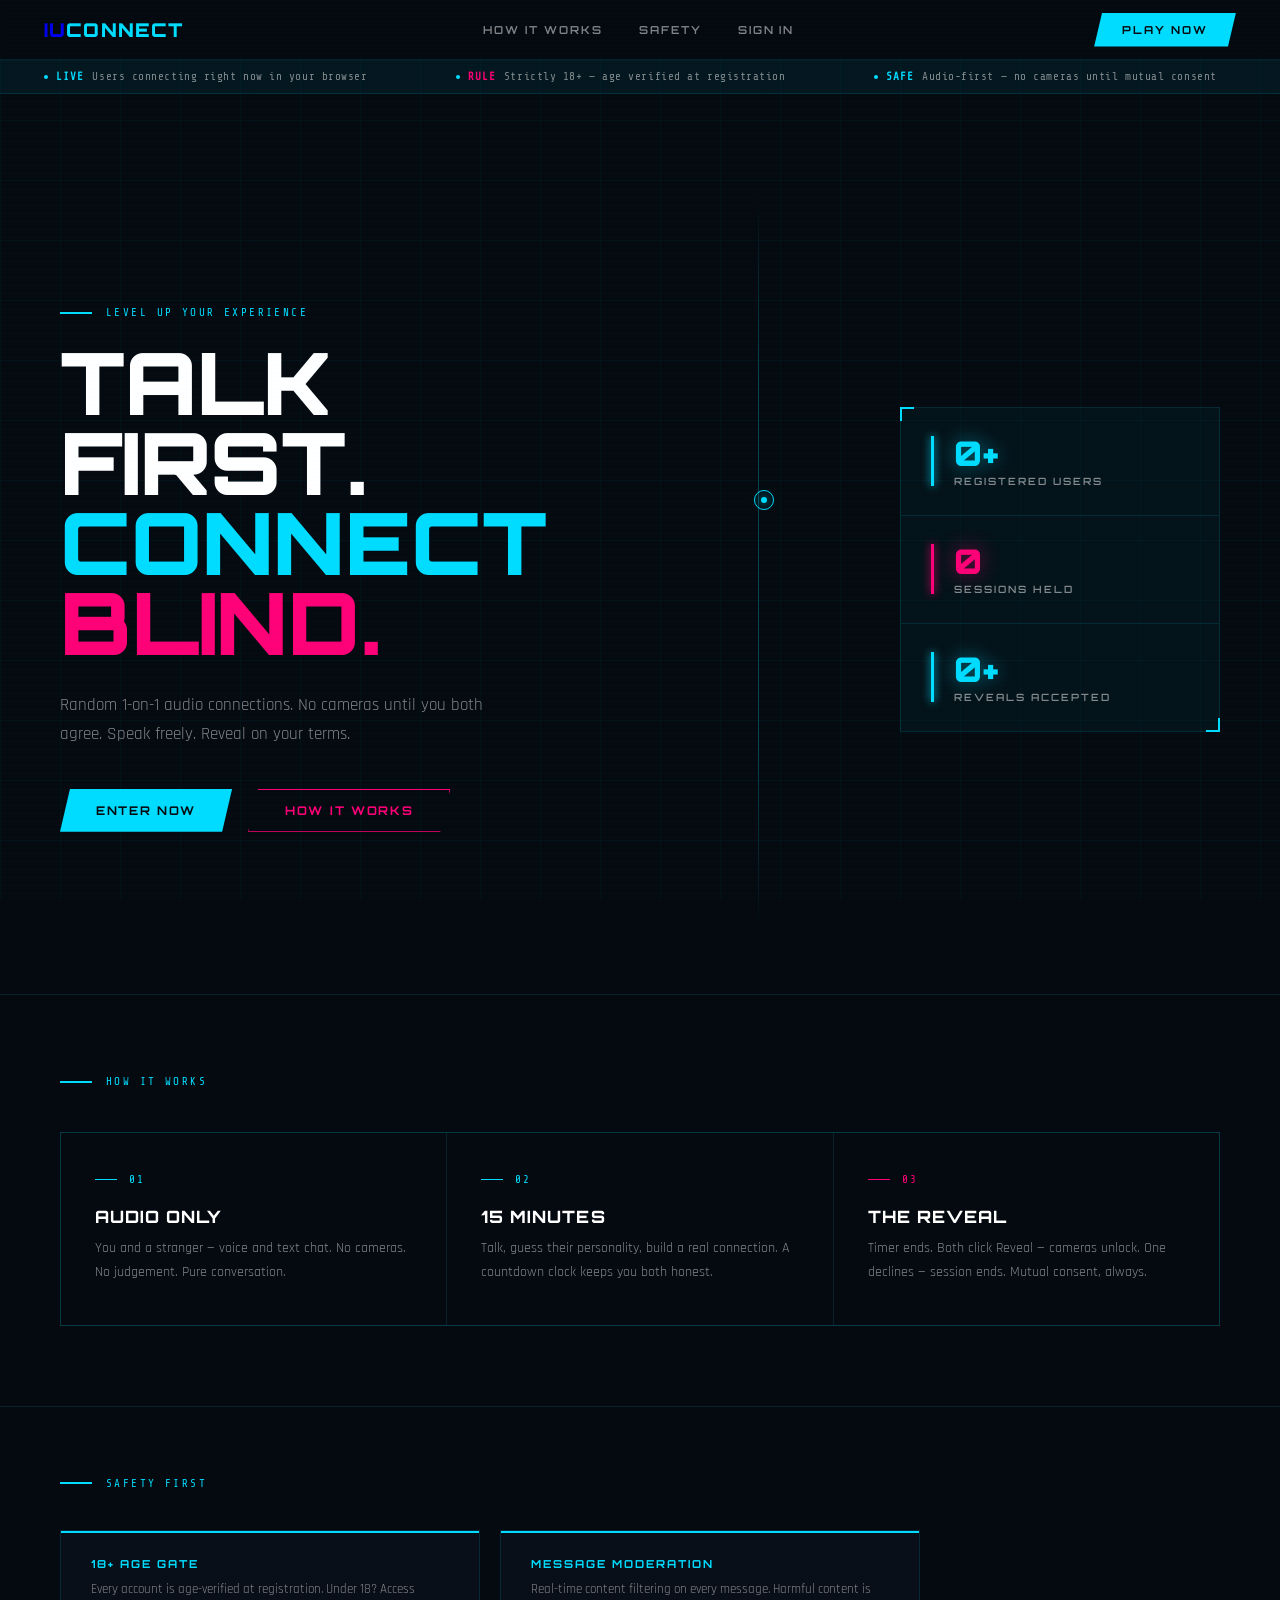
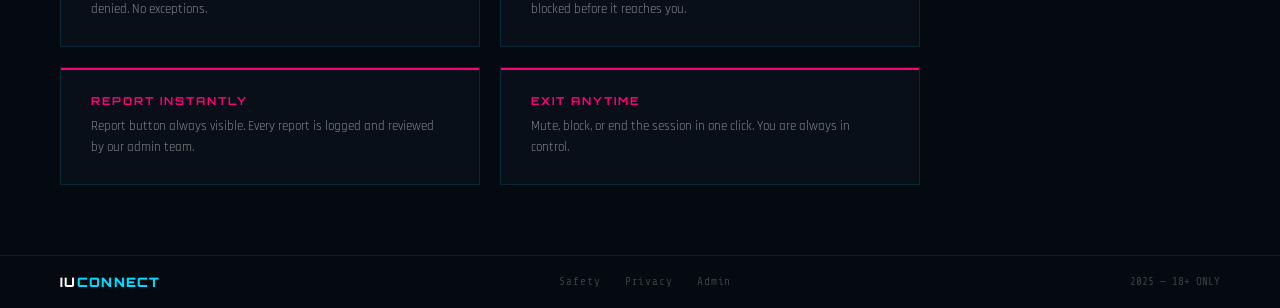
<file: index.html>
<!DOCTYPE html>
<html lang="en">
<head>
  <meta charset="UTF-8"/>
  <meta name="viewport" content="width=device-width, initial-scale=1.0"/>
  <title>IU — Connect Blind</title>
  <link rel="preconnect" href="https://fonts.googleapis.com"/>
  <link rel="preconnect" href="https://fonts.gstatic.com" crossorigin/>
  <link href="https://fonts.googleapis.com/css2?family=Rajdhani:wght@400;500;600;700&family=Orbitron:wght@400;500;600;700;800;900&family=Share+Tech+Mono&display=swap" rel="stylesheet"/>
  <link rel="stylesheet" href="css/global.css"/>
  <style>
    .hero {
      min-height: 100vh;
      padding: 130px 60px 80px;
      display: grid;
      grid-template-columns: 1fr 320px;
      gap: 48px;
      align-items: center;
      position: relative;
      z-index: 1;
    }

    /* decorative vertical line */
    .hero::after {
      content: '';
      position: absolute;
      left: calc(60% - 10px);
      top: 100px; bottom: 60px;
      width: 1px;
      background: linear-gradient(to bottom,transparent,var(--border2) 25%,var(--border2) 75%,transparent);
    }

    /* pulsing dot on line */
    .hero-dot {
      position: absolute;
      left: calc(60% - 14px);
      top: 44%;
      width: 20px; height: 20px;
      z-index: 2;
    }
    .hero-dot::after {
      content: '';
      position: absolute;
      top: 50%; left: 50%;
      transform: translate(-50%,-50%);
      width: 6px; height: 6px;
      background: var(--cyan);
      border-radius: 50%;
      box-shadow: 0 0 10px var(--cyan);
    }
    .hero-dot::before {
      content: '';
      position: absolute;
      inset: 0;
      border: 1px solid var(--cyan);
      border-radius: 50%;
      animation: dotPulse 2.2s ease-in-out infinite;
    }
    @keyframes dotPulse { 0%,100%{transform:scale(1);opacity:0.7} 50%{transform:scale(2);opacity:0} }

    .hero-left { max-width: 600px; }

    .hero-tag {
      display: flex; align-items: center; gap: 14px;
      font-family: var(--font-mono); font-size: 11px;
      letter-spacing: 0.22em; text-transform: uppercase; color: var(--cyan);
      margin-bottom: 24px;
      opacity: 0; animation: fadeUp 0.6s 0.1s forwards;
    }
    .hero-tag::before { content:''; display:block; width:32px; height:2px; background:var(--cyan); }

    .hero-title {
      font-family: var(--font-hd); font-weight: 900;
      line-height: 0.93; letter-spacing: -0.01em; text-transform: uppercase;
      margin-bottom: 28px;
      opacity: 0; animation: fadeUp 0.6s 0.2s forwards;
    }
    .hero-title .l1 { display:block; font-size:clamp(48px,7vw,86px); color:var(--white); }
    .hero-title .l2 { display:block; font-size:clamp(48px,7vw,86px); color:var(--cyan); animation:glowPulse 3s ease-in-out infinite; }
    .hero-title .l3 { display:block; font-size:clamp(48px,7vw,86px); color:var(--magenta); animation:glowPulseM 3s ease-in-out 1.5s infinite; }

    .hero-sub {
      font-size: 17px; font-weight: 400; color: var(--muted);
      line-height: 1.7; max-width: 460px; margin-bottom: 40px;
      opacity: 0; animation: fadeUp 0.6s 0.32s forwards;
    }

    .hero-btns {
      display: flex; align-items: center; gap: 16px;
      opacity: 0; animation: fadeUp 0.6s 0.44s forwards;
    }

    /* STATS PANEL */
    .stats-panel {
      border: 1px solid var(--border); background: var(--panel);
      position: relative;
      opacity: 0; animation: fadeIn 0.8s 0.6s forwards;
    }
    .stats-panel::before,.stats-panel::after {
      content:''; position:absolute; width:14px; height:14px;
      border-color:var(--cyan); border-style:solid;
    }
    .stats-panel::before { top:-1px;left:-1px;border-width:2px 0 0 2px; }
    .stats-panel::after  { bottom:-1px;right:-1px;border-width:0 2px 2px 0; }

    .stat-row {
      padding:28px 30px; border-bottom:1px solid var(--border);
      display:flex; align-items:center; gap:20px;
    }
    .stat-row:last-child { border-bottom:none; }
    .stat-bar { width:3px; height:50px; flex-shrink:0; }
    .stat-bar.c { background:var(--cyan); box-shadow:0 0 8px var(--cyan); }
    .stat-bar.m { background:var(--magenta); box-shadow:0 0 8px var(--magenta); }
    .stat-val {
      font-family:var(--font-hd); font-size:34px; font-weight:900;
      letter-spacing:0.02em; line-height:1; display:block;
    }
    .stat-val.c { color:var(--cyan); text-shadow:0 0 20px rgba(0,220,255,0.45); }
    .stat-val.m { color:var(--magenta); text-shadow:0 0 20px rgba(255,0,119,0.45); }
    .stat-lbl { font-family:var(--font-hd); font-size:10px; font-weight:600; letter-spacing:0.2em; text-transform:uppercase; color:var(--muted); margin-top:5px; }

    /* HOW SECTION */
    .how-section {
      padding: 80px 60px;
      position: relative; z-index: 1;
      border-top: 1px solid var(--border);
    }
    .how-grid {
      display: grid; grid-template-columns: repeat(3,1fr);
      gap: 1px; background: var(--border);
      border: 1px solid var(--border); margin-top: 44px;
    }
    .how-card {
      background: var(--bg); padding: 40px 34px;
      position: relative; overflow: hidden;
      transition: background 0.3s;
    }
    .how-card:hover { background: var(--panel); }
    .how-card::before {
      content:''; position:absolute; top:0; left:0; right:0; height:2px;
      background: linear-gradient(90deg,var(--cyan),transparent);
      opacity:0; transition:opacity 0.3s;
    }
    .how-card:hover::before { opacity:1; }
    .how-card.m::before { background:linear-gradient(90deg,var(--magenta),transparent); }
    .how-num {
      font-family:var(--font-mono); font-size:11px; color:var(--cyan);
      letter-spacing:0.18em; margin-bottom:20px;
      display:flex; align-items:center; gap:12px;
    }
    .how-num::before { content:''; display:block; width:22px; height:1px; background:var(--cyan); }
    .how-num.m { color:var(--magenta); }
    .how-num.m::before { background:var(--magenta); }
    .how-card h3 {
      font-family:var(--font-hd); font-size:17px; font-weight:800;
      letter-spacing:0.06em; text-transform:uppercase; color:var(--white); margin-bottom:10px;
    }
    .how-card p { font-size:14px; color:var(--muted); line-height:1.7; }

    /* SAFETY */
    .safety-section {
      padding: 70px 60px;
      border-top: 1px solid var(--border);
      position: relative; z-index: 1;
    }
    .safety-grid { display:grid; grid-template-columns:1fr 1fr; gap:20px; margin-top:40px; max-width:860px; }
    .safety-card {
      background:var(--bg2); border:1px solid var(--border);
      padding:26px 30px; position:relative;
      transition:border-color 0.2s,background 0.2s;
    }
    .safety-card:hover { border-color:var(--border2); background:var(--panel); }
    .safety-card::before { content:''; position:absolute; top:0;left:0;right:0; height:2px; background:var(--cyan); }
    .safety-card.m::before { background:var(--magenta); }
    .safety-card h4 {
      font-family:var(--font-hd); font-size:11px; font-weight:700;
      letter-spacing:0.18em; text-transform:uppercase; color:var(--cyan); margin-bottom:8px;
    }
    .safety-card.m h4 { color:var(--magenta); }
    .safety-card p { font-size:13px; color:var(--muted); line-height:1.6; }

    /* FOOTER */
    .footer {
      border-top:1px solid var(--border); padding:18px 60px;
      display:flex; align-items:center; justify-content:space-between;
      position:relative; z-index:1;
    }
    .footer-logo { font-family:var(--font-hd); font-size:13px; font-weight:900; letter-spacing:0.1em; }
    .footer-logo .c { color:var(--cyan); }
    .footer-links { display:flex; gap:24px; }
    .footer-links a { font-family:var(--font-mono); font-size:11px; color:var(--muted2); text-decoration:none; letter-spacing:0.08em; transition:color 0.2s; }
    .footer-links a:hover { color:var(--cyan); }
    .footer-copy { font-family:var(--font-mono); font-size:11px; color:var(--muted2); }

    @media (max-width:900px) {
      .hero { grid-template-columns:1fr; padding:120px 24px 60px; }
      .hero::after,.hero-dot { display:none; }
      .stats-panel { max-width:380px; }
      .how-grid { grid-template-columns:1fr; }
      .safety-grid { grid-template-columns:1fr; }
      .footer { flex-direction:column; gap:12px; text-align:center; }
    }
  </style>
</head>
<body>
  <div class="grid-bg"></div>

  <!-- NAV -->
  <nav class="nav">
    <a href="index.html" class="nav-logo">IU<span class="c">CONNECT</span></a>
    <div class="nav-links">
      <a href="#how" class="nav-link">How It Works</a>
      <a href="#safety" class="nav-link">Safety</a>
      <a href="pages/login.html" class="nav-link">Sign In</a>
    </div>
    <a href="pages/register.html" class="nav-cta">Play Now</a>
  </nav>

  <!-- TICKER -->
  <div style="margin-top:60px;" class="ticker-wrap">
    <div class="ticker-inner">
      <span class="ticker-item"><span class="ticker-dot"></span><span class="tag">LIVE</span> Users connecting right now in your browser</span>
      <span class="ticker-item"><span class="ticker-dot"></span><span class="tag hot">RULE</span> Strictly 18+ — age verified at registration</span>
      <span class="ticker-item"><span class="ticker-dot"></span><span class="tag">SAFE</span> Audio-first — no cameras until mutual consent</span>
      <span class="ticker-item"><span class="ticker-dot"></span><span class="tag hot">NEW</span> Works across browser tabs — open two to test!</span>
      <span class="ticker-item"><span class="ticker-dot"></span><span class="tag">TECH</span> Pure WebRTC — peer-to-peer, no servers</span>
      <!-- duplicate for seamless loop -->
      <span class="ticker-item"><span class="ticker-dot"></span><span class="tag">LIVE</span> Users connecting right now in your browser</span>
      <span class="ticker-item"><span class="ticker-dot"></span><span class="tag hot">RULE</span> Strictly 18+ — age verified at registration</span>
      <span class="ticker-item"><span class="ticker-dot"></span><span class="tag">SAFE</span> Audio-first — no cameras until mutual consent</span>
      <span class="ticker-item"><span class="ticker-dot"></span><span class="tag hot">NEW</span> Works across browser tabs — open two to test!</span>
      <span class="ticker-item"><span class="ticker-dot"></span><span class="tag">TECH</span> Pure WebRTC — peer-to-peer, no servers</span>
    </div>
  </div>

  <!-- HERO -->
  <section class="hero">
    <div class="hero-left">
      <div class="hero-tag">Level up your experience</div>
      <h1 class="hero-title">
        <span class="l1">Talk First.</span>
        <span class="l2">Connect</span>
        <span class="l3">Blind.</span>
      </h1>
      <p class="hero-sub">Random 1-on-1 audio connections. No cameras until you both agree. Speak freely. Reveal on your terms.</p>
      <div class="hero-btns">
        <a href="pages/register.html" class="btn-cyan">Enter Now</a>
        <a href="#how" class="btn-outline">How It Works</a>
      </div>
    </div>

    <div class="stats-panel">
      <div class="stat-row">
        <div class="stat-bar c"></div>
        <div>
          <span class="stat-val c" id="sUsers">0</span>
          <div class="stat-lbl">Registered Users</div>
        </div>
      </div>
      <div class="stat-row">
        <div class="stat-bar m"></div>
        <div>
          <span class="stat-val m" id="sSessions">0</span>
          <div class="stat-lbl">Sessions Held</div>
        </div>
      </div>
      <div class="stat-row">
        <div class="stat-bar c"></div>
        <div>
          <span class="stat-val c" id="sReveals">0+</span>
          <div class="stat-lbl">Reveals Accepted</div>
        </div>
      </div>
    </div>

    <div class="hero-dot"></div>
  </section>

  <!-- HOW IT WORKS -->
  <section class="how-section" id="how">
    <div class="section-label">How It Works</div>
    <div class="how-grid">
      <div class="how-card">
        <div class="how-num">01</div>
        <h3>Audio Only</h3>
        <p>You and a stranger — voice and text chat. No cameras. No judgement. Pure conversation.</p>
      </div>
      <div class="how-card">
        <div class="how-num">02</div>
        <h3>15 Minutes</h3>
        <p>Talk, guess their personality, build a real connection. A countdown clock keeps you both honest.</p>
      </div>
      <div class="how-card m">
        <div class="how-num m">03</div>
        <h3>The Reveal</h3>
        <p>Timer ends. Both click Reveal — cameras unlock. One declines — session ends. Mutual consent, always.</p>
      </div>
    </div>
  </section>

  <!-- SAFETY -->
  <section class="safety-section" id="safety">
    <div class="section-label">Safety First</div>
    <div class="safety-grid">
      <div class="safety-card">
        <h4>18+ Age Gate</h4>
        <p>Every account is age-verified at registration. Under 18? Access denied. No exceptions.</p>
      </div>
      <div class="safety-card">
        <h4>Message Moderation</h4>
        <p>Real-time content filtering on every message. Harmful content is blocked before it reaches you.</p>
      </div>
      <div class="safety-card m">
        <h4>Report Instantly</h4>
        <p>Report button always visible. Every report is logged and reviewed by our admin team.</p>
      </div>
      <div class="safety-card m">
        <h4>Exit Anytime</h4>
        <p>Mute, block, or end the session in one click. You are always in control.</p>
      </div>
    </div>
  </section>

  <footer class="footer">
    <div class="footer-logo">IU<span class="c">CONNECT</span></div>
    <div class="footer-links">
      <a href="#safety">Safety</a>
      <a href="#">Privacy</a>
      <a href="pages/admin.html">Admin</a>
    </div>
    <div class="footer-copy">2025 &mdash; 18+ ONLY</div>
  </footer>

  <div class="toast-container"></div>

  <script src="js/iu.js"></script>
  <script>
    // Redirect if already logged in
    if (IU.getCurrentUser()) window.location.href = 'pages/queue.html';

    // Animated counters from localStorage data
    function animCount(id, target, suffix) {
      const el = document.getElementById(id);
      const dur = 1800, start = performance.now();
      (function tick(now) {
        const t = Math.min((now - start) / dur, 1);
        const ease = 1 - Math.pow(1 - t, 3);
        el.textContent = Math.floor(ease * target) + (suffix || '');
        if (t < 1) requestAnimationFrame(tick);
        else el.textContent = target + (suffix || '');
      })(start);
    }

    const observer = new IntersectionObserver(entries => {
      if (!entries[0].isIntersecting) return;
      observer.disconnect();
      const stats = IU.getStats();
      const history = JSON.parse(localStorage.getItem('iu_session_history') || '[]');
      const reveals = history.filter(s => s.revealed).length;
      setTimeout(() => animCount('sUsers', Math.max(stats.totalUsers, 1), '+'), 400);
      setTimeout(() => animCount('sSessions', Math.max(stats.totalSessions, 0), ''), 600);
      setTimeout(() => animCount('sReveals', Math.max(reveals, 0), '+'), 800);
    });
    observer.observe(document.querySelector('.stats-panel'));
  </script>
</body>
</html>
</file>
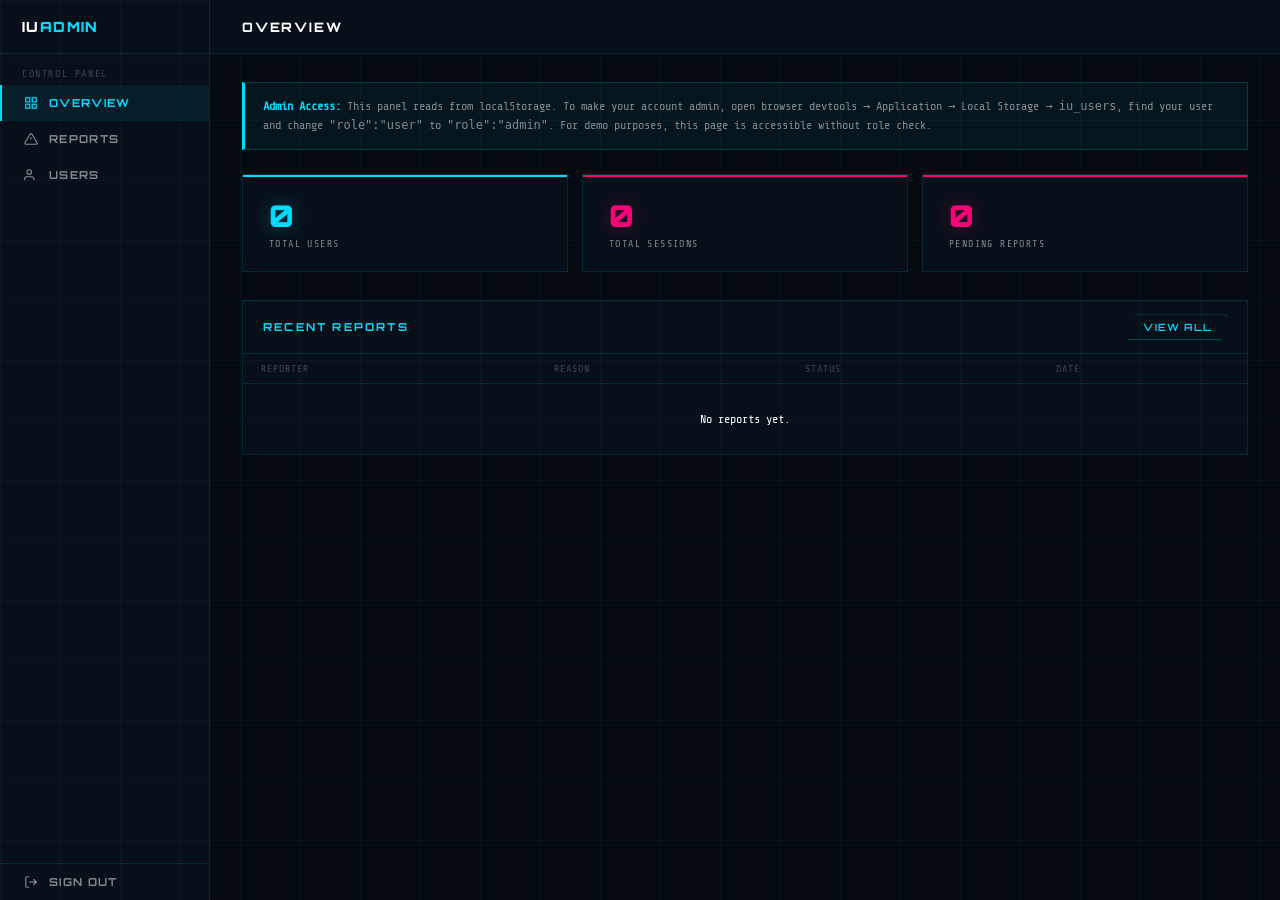
<file: pages/admin.html>
<!DOCTYPE html>
<html lang="en">
<head>
  <meta charset="UTF-8"/>
  <meta name="viewport" content="width=device-width, initial-scale=1.0"/>
  <title>IU — Admin</title>
  <link rel="preconnect" href="https://fonts.googleapis.com"/>
  <link rel="preconnect" href="https://fonts.gstatic.com" crossorigin/>
  <link href="https://fonts.googleapis.com/css2?family=Rajdhani:wght@400;500;600;700&family=Orbitron:wght@400;500;600;700;800;900&family=Share+Tech+Mono&display=swap" rel="stylesheet"/>
  <link rel="stylesheet" href="../css/global.css"/>
  <style>
    body { overflow:hidden; }
    .layout { display:flex; height:100vh; }

    /* SIDEBAR */
    .sidebar {
      width:210px; flex-shrink:0; border-right:1px solid var(--border);
      background:var(--bg2); display:flex; flex-direction:column;
    }
    .sb-head {
      padding:18px 22px; border-bottom:1px solid var(--border);
      font-family:var(--font-hd); font-size:14px; font-weight:900; letter-spacing:0.1em;
    }
    .sb-head .c { color:var(--cyan); }
    .sb-lbl { padding:14px 22px 6px; font-family:var(--font-mono); font-size:10px; color:var(--muted2); letter-spacing:0.16em; text-transform:uppercase; }
    .sb-link {
      display:flex; align-items:center; gap:11px; padding:11px 22px;
      font-family:var(--font-hd); font-size:11px; font-weight:700;
      letter-spacing:0.12em; text-transform:uppercase; color:var(--muted);
      cursor:pointer; border-left:2px solid transparent;
      transition:color 0.2s,background 0.2s,border-color 0.2s; text-decoration:none;
    }
    .sb-link:hover { color:var(--cyan); background:rgba(0,220,255,0.04); }
    .sb-link.active { color:var(--cyan); background:rgba(0,220,255,0.07); border-left-color:var(--cyan); }
    .sb-link svg { width:14px; height:14px; flex-shrink:0; }
    .sb-bottom { margin-top:auto; border-top:1px solid var(--border); }

    /* CONTENT */
    .content { flex:1; overflow-y:auto; background:var(--bg); }
    .ct-topbar {
      height:54px; padding:0 32px; border-bottom:1px solid var(--border); background:var(--bg2);
      display:flex; align-items:center; justify-content:space-between;
      position:sticky; top:0; z-index:10;
    }
    .ct-title { font-family:var(--font-hd); font-size:13px; font-weight:800; letter-spacing:0.14em; text-transform:uppercase; color:var(--white); }
    .ct-body { padding:28px 32px; }

    /* STATS */
    .st-grid { display:grid; grid-template-columns:repeat(3,1fr); gap:14px; margin-bottom:28px; }
    .st-card {
      background:var(--bg2); border:1px solid var(--border); padding:22px 26px; position:relative;
    }
    .st-card::before { content:''; position:absolute; top:0; left:0; right:0; height:2px; background:var(--cyan); }
    .st-card.m::before { background:var(--magenta); }
    .st-v { font-family:var(--font-hd); font-size:30px; font-weight:900; letter-spacing:-0.01em; color:var(--cyan); text-shadow:0 0 20px rgba(0,220,255,0.3); }
    .st-v.m { color:var(--magenta); text-shadow:0 0 20px rgba(255,0,119,0.3); }
    .st-l { font-family:var(--font-mono); font-size:10px; color:var(--muted); letter-spacing:0.14em; text-transform:uppercase; margin-top:4px; }

    /* TABLE */
    .tbl-wrap { background:var(--bg2); border:1px solid var(--border); margin-bottom:22px; }
    .tbl-head { padding:13px 20px; border-bottom:1px solid var(--border); display:flex; align-items:center; justify-content:space-between; }
    .tbl-title { font-family:var(--font-hd); font-size:11px; font-weight:700; letter-spacing:0.2em; text-transform:uppercase; color:var(--cyan); }
    .dt { width:100%; border-collapse:collapse; font-size:13px; }
    .dt th { text-align:left; font-family:var(--font-mono); font-size:10px; letter-spacing:0.1em; text-transform:uppercase; color:var(--muted2); padding:9px 18px; border-bottom:1px solid var(--border); font-weight:400; }
    .dt td { padding:11px 18px; border-bottom:1px solid var(--border); color:var(--white); vertical-align:middle; }
    .dt tr:last-child td { border-bottom:none; }
    .dt tbody tr:hover td { background:rgba(0,220,255,0.02); }
    .empty { color:var(--muted); text-align:center; padding:28px!important; font-family:var(--font-mono); font-size:12px; }

    .fb { display:flex; gap:8px; margin-bottom:18px; }

    /* make admin access easy — hint box */
    .admin-hint {
      background:rgba(0,220,255,0.05); border:1px solid rgba(0,220,255,0.2);
      border-left:3px solid var(--cyan); padding:14px 18px; margin-bottom:24px;
      font-family:var(--font-mono); font-size:12px; color:var(--muted); line-height:1.6;
    }
    .admin-hint strong { color:var(--cyan); }
  </style>
</head>
<body>
  <div class="grid-bg"></div>

  <div class="layout">
    <!-- SIDEBAR -->
    <nav class="sidebar">
      <div class="sb-head">IU<span class="c">ADMIN</span></div>
      <div class="sb-lbl">Control Panel</div>
      <div class="sb-link active" onclick="show('overview')" id="n-overview">
        <svg viewBox="0 0 24 24" fill="none" stroke="currentColor" stroke-width="2"><rect x="3" y="3" width="7" height="7"/><rect x="14" y="3" width="7" height="7"/><rect x="14" y="14" width="7" height="7"/><rect x="3" y="14" width="7" height="7"/></svg>
        Overview
      </div>
      <div class="sb-link" onclick="show('reports')" id="n-reports">
        <svg viewBox="0 0 24 24" fill="none" stroke="currentColor" stroke-width="2"><path d="M10.29 3.86L1.82 18a2 2 0 0 0 1.71 3h16.94a2 2 0 0 0 1.71-3L13.71 3.86a2 2 0 0 0-3.42 0z"/><line x1="12" y1="9" x2="12" y2="13"/><line x1="12" y1="17" x2="12.01" y2="17"/></svg>
        Reports
      </div>
      <div class="sb-link" onclick="show('users')" id="n-users">
        <svg viewBox="0 0 24 24" fill="none" stroke="currentColor" stroke-width="2"><path d="M17 21v-2a4 4 0 0 0-4-4H5a4 4 0 0 0-4 4v2"/><circle cx="9" cy="7" r="4"/></svg>
        Users
      </div>
      <div class="sb-bottom">
        <div class="sb-link" onclick="IU.logout()">
          <svg viewBox="0 0 24 24" fill="none" stroke="currentColor" stroke-width="2"><path d="M9 21H5a2 2 0 0 1-2-2V5a2 2 0 0 1 2-2h4"/><polyline points="16 17 21 12 16 7"/><line x1="21" y1="12" x2="9" y2="12"/></svg>
          Sign Out
        </div>
      </div>
    </nav>

    <!-- MAIN CONTENT -->
    <div class="content">
      <div class="ct-topbar">
        <span class="ct-title" id="pageTitle">Overview</span>
        <span style="font-family:var(--font-mono);font-size:11px;color:var(--muted);" id="adminName"></span>
      </div>
      <div class="ct-body">

        <!-- NOTE: no auth guard so admin can be accessed for demo -->
        <div class="admin-hint" id="demoHint">
          <strong>Admin Access:</strong> This panel reads from localStorage. To make your account admin, open browser devtools → Application → Local Storage → <code>iu_users</code>, find your user and change <code>"role":"user"</code> to <code>"role":"admin"</code>. For demo purposes, this page is accessible without role check.
        </div>

        <!-- OVERVIEW -->
        <section id="s-overview">
          <div class="st-grid">
            <div class="st-card"><div class="st-v" id="sv-users">0</div><div class="st-l">Total Users</div></div>
            <div class="st-card m"><div class="st-v m" id="sv-sessions">0</div><div class="st-l">Total Sessions</div></div>
            <div class="st-card m"><div class="st-v m" id="sv-reports">0</div><div class="st-l">Pending Reports</div></div>
          </div>
          <div class="tbl-wrap">
            <div class="tbl-head"><span class="tbl-title">Recent Reports</span><button class="btn-ghost" onclick="show('reports')" style="padding:6px 14px;font-size:10px;">View All</button></div>
            <table class="dt"><thead><tr><th>Reporter</th><th>Reason</th><th>Status</th><th>Date</th></tr></thead>
            <tbody id="tb-ov"></tbody></table>
          </div>
        </section>

        <!-- REPORTS -->
        <section id="s-reports" style="display:none;">
          <div class="fb">
            <button class="btn-cyan" onclick="filterR(null)"      id="fa" style="padding:8px 16px;font-size:10px;">All</button>
            <button class="btn-ghost" onclick="filterR('pending')" id="fp" style="padding:8px 16px;font-size:10px;">Pending</button>
            <button class="btn-ghost" onclick="filterR('reviewed')"id="fr" style="padding:8px 16px;font-size:10px;">Reviewed</button>
          </div>
          <div class="tbl-wrap">
            <div class="tbl-head"><span class="tbl-title">All Reports</span></div>
            <table class="dt"><thead><tr><th>Reporter</th><th>Reason</th><th>Details</th><th>Status</th><th>Date</th><th>Actions</th></tr></thead>
            <tbody id="tb-reports"></tbody></table>
          </div>
        </section>

        <!-- USERS -->
        <section id="s-users" style="display:none;">
          <div class="tbl-wrap">
            <div class="tbl-head"><span class="tbl-title">Registered Users</span></div>
            <table class="dt"><thead><tr><th>Name</th><th>Email</th><th>Age</th><th>Reports</th><th>Status</th><th>Joined</th><th>Actions</th></tr></thead>
            <tbody id="tb-users"></tbody></table>
          </div>
        </section>
      </div>
    </div>
  </div>

  <!-- BAN CONFIRM MODAL -->
  <div class="modal-overlay" id="banModal">
    <div class="modal">
      <h2 class="modal-title">Ban User</h2>
      <p class="modal-sub">This immediately suspends the account. The user cannot sign in.</p>
      <div class="form-group" style="margin-bottom:12px;">
        <label class="form-label">Reason</label>
        <input class="form-input" id="banReason" placeholder="e.g. Harassment"/>
      </div>
      <div class="modal-actions">
        <button class="btn-ghost" onclick="closeBan()">Cancel</button>
        <button class="btn-outline" onclick="doBan()">Confirm Ban</button>
      </div>
    </div>
  </div>

  <div class="toast-container"></div>
  <script src="../js/iu.js"></script>
  <script>
    const currentUser = IU.getCurrentUser();
    if (currentUser) document.getElementById('adminName').textContent = currentUser.name || currentUser.email;

    let pendingBanId = null;

    function badge(txt, type) {
      const cls = { cyan:'badge-cyan', magenta:'badge-magenta', white:'badge-white', success:'badge-success' };
      return `<span class="badge ${cls[type]||'badge-white'}">${txt}</span>`;
    }

    function loadStats() {
      const s = IU.getStats();
      document.getElementById('sv-users').textContent = s.totalUsers;
      document.getElementById('sv-sessions').textContent = s.totalSessions;
      document.getElementById('sv-reports').textContent = s.pendingReports;
    }

    function loadOverview() {
      loadStats();
      const r = IU.getReports().slice(0, 6);
      const tb = document.getElementById('tb-ov');
      tb.innerHTML = '';
      if (!r.length) { tb.innerHTML = '<tr><td colspan="4" class="empty">No reports yet.</td></tr>'; return; }
      r.forEach(rep => {
        const tr = document.createElement('tr');
        tr.innerHTML = `<td style="font-family:var(--font-mono);font-size:11px;">${rep.reportedByName||rep.reportedBy||'Unknown'}</td><td>${badge(rep.reason,'magenta')}</td><td>${badge(rep.status,'cyan')}</td><td style="font-family:var(--font-mono);font-size:11px;color:var(--muted);">${new Date(rep.createdAt).toLocaleDateString()}</td>`;
        tb.appendChild(tr);
      });
    }

    function loadReports(status = null) {
      const all = IU.getReports().filter(r => !status || r.status === status);
      const tb = document.getElementById('tb-reports');
      tb.innerHTML = '';
      if (!all.length) { tb.innerHTML = '<tr><td colspan="6" class="empty">No reports.</td></tr>'; return; }
      all.forEach(rep => {
        const tr = document.createElement('tr');
        const acts = rep.status === 'pending'
          ? `<div style="display:flex;gap:6px;"><button class="btn-ghost" onclick="markReviewed('${rep.id}')" style="padding:5px 10px;font-size:10px;">Reviewed</button></div>`
          : `<span style="font-size:11px;color:var(--muted);">Closed</span>`;
        tr.innerHTML = `<td style="font-family:var(--font-mono);font-size:11px;">${rep.reportedByName||'—'}</td><td>${badge(rep.reason,'magenta')}</td><td style="max-width:160px;font-size:12px;color:var(--muted);">${rep.details||'—'}</td><td>${badge(rep.status,'cyan')}</td><td style="font-family:var(--font-mono);font-size:11px;color:var(--muted);">${new Date(rep.createdAt).toLocaleDateString()}</td><td>${acts}</td>`;
        tb.appendChild(tr);
      });
    }

    function markReviewed(id) {
      IU.resolveReport(id, 'reviewed');
      IU.showToast('Marked as reviewed.', 'success');
      loadReports();
      loadStats();
    }

    function filterR(status) {
      ['fa','fp','fr'].forEach(id => document.getElementById(id).className = 'btn-ghost');
      document.getElementById(status ? 'f' + status[0] : 'fa').className = 'btn-cyan';
      loadReports(status);
    }

    function loadUsers() {
      const users = Object.values(IU.getUsers()).sort((a, b) => b.createdAt - a.createdAt);
      const tb = document.getElementById('tb-users');
      tb.innerHTML = '';
      if (!users.length) { tb.innerHTML = '<tr><td colspan="7" class="empty">No users yet.</td></tr>'; return; }
      users.forEach(u => {
        const tr = document.createElement('tr');
        const banBtn = u.isBanned
          ? `<button class="btn-ghost" onclick="unban('${u.id}')" style="padding:5px 10px;font-size:10px;color:var(--success);border-color:rgba(0,255,153,0.3);">Unban</button>`
          : `<button class="btn-outline" onclick="openBan('${u.id}')" style="padding:5px 10px;font-size:10px;">Ban</button>`;
        tr.innerHTML = `<td style="font-weight:700;">${u.name||'—'}</td><td style="font-family:var(--font-mono);font-size:11px;">${u.email}</td><td style="font-family:var(--font-mono);font-size:11px;">${u.age}</td><td style="font-family:var(--font-mono);font-size:11px;${u.reportCount>2?'color:var(--magenta);':''}">${u.reportCount}</td><td>${u.isBanned?badge('Banned','magenta'):badge('Active','success')}</td><td style="font-family:var(--font-mono);font-size:11px;color:var(--muted);">${new Date(u.createdAt).toLocaleDateString()}</td><td>${banBtn}</td>`;
        tb.appendChild(tr);
      });
    }

    function openBan(id) { pendingBanId = id; document.getElementById('banReason').value = ''; document.getElementById('banModal').classList.add('open'); }
    function closeBan()  { document.getElementById('banModal').classList.remove('open'); pendingBanId = null; }
    function doBan() {
      const r = document.getElementById('banReason').value.trim();
      if (!r) { IU.showToast('Reason required.', 'error'); return; }
      IU.banUser(pendingBanId);
      closeBan(); IU.showToast('User banned.', 'success'); loadUsers(); loadStats();
    }
    function unban(id) { IU.unbanUser(id); IU.showToast('User unbanned.', 'success'); loadUsers(); }

    function show(name) {
      ['overview','reports','users'].forEach(s => {
        document.getElementById('s-' + s).style.display = 'none';
        document.getElementById('n-' + s).classList.remove('active');
      });
      document.getElementById('s-' + name).style.display = 'block';
      document.getElementById('n-' + name).classList.add('active');
      document.getElementById('pageTitle').textContent = { overview:'Overview', reports:'Reports', users:'Users' }[name];
      if (name === 'overview') loadOverview();
      if (name === 'reports')  loadReports();
      if (name === 'users')    loadUsers();
    }

    loadOverview();
  </script>
</body>
</html>
</file>
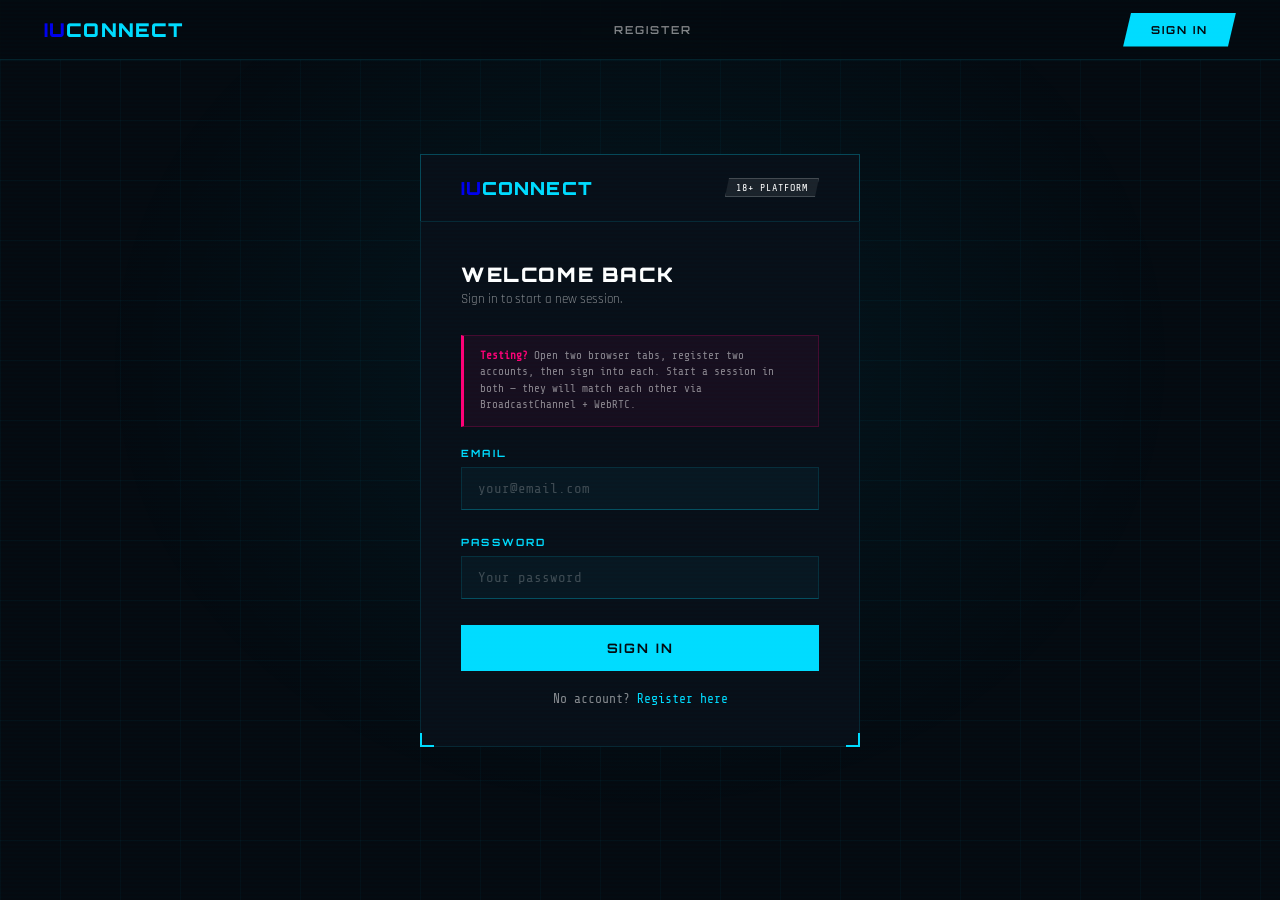
<file: pages/call.html>
<!DOCTYPE html>
<html lang="en">
<head>
  <meta charset="UTF-8"/>
  <meta name="viewport" content="width=device-width, initial-scale=1.0"/>
  <title>IU — Session</title>
  <link rel="preconnect" href="https://fonts.googleapis.com"/>
  <link rel="preconnect" href="https://fonts.gstatic.com" crossorigin/>
  <link href="https://fonts.googleapis.com/css2?family=Rajdhani:wght@400;500;600;700&family=Orbitron:wght@400;500;600;700;800;900&family=Share+Tech+Mono&display=swap" rel="stylesheet"/>
  <link rel="stylesheet" href="../css/global.css"/>
  <style>
    html,body { height:100%; overflow:hidden; }

    /* ── LAYOUT ───────────────────────────────────────── */
    .shell { height:100vh; display:flex; flex-direction:column; }

    /* ── TOP BAR ──────────────────────────────────────── */
    .topbar {
      height:54px; flex-shrink:0;
      display:flex; align-items:center; justify-content:space-between;
      padding:0 22px; border-bottom:1px solid var(--border); background:var(--bg2); z-index:10;
    }
    .tb-left { display:flex; align-items:center; gap:18px; }
    .tb-logo { font-family:var(--font-hd); font-size:15px; font-weight:900; letter-spacing:0.1em; }
    .tb-logo .c { color:var(--cyan); }
    .tb-status { display:flex; align-items:center; gap:8px; font-family:var(--font-mono); font-size:11px; color:var(--muted); letter-spacing:0.06em; }
    .sdot { width:7px;height:7px;border-radius:50%;background:var(--warn);box-shadow:0 0 6px var(--warn); transition:background 0.3s,box-shadow 0.3s; }
    .sdot.ok  { background:var(--cyan);box-shadow:0 0 8px var(--cyan); }
    .sdot.err { background:var(--magenta);box-shadow:0 0 8px var(--magenta); }

    .timer-box {
      font-family:var(--font-hd); font-size:20px; font-weight:800;
      letter-spacing:0.1em; color:var(--white);
      padding:5px 18px; border:1px solid var(--border2); position:relative;
    }
    .timer-box::before,.timer-box::after { content:'';position:absolute;width:7px;height:7px;border-color:var(--cyan);border-style:solid; }
    .timer-box::before { top:-1px;left:-1px;border-width:2px 0 0 2px; }
    .timer-box::after  { bottom:-1px;right:-1px;border-width:0 2px 2px 0; }
    .timer-box.warn    { color:var(--warn);border-color:rgba(255,149,0,0.4);animation:tPulse 1s ease-in-out infinite; }
    .timer-box.expired { color:var(--magenta);border-color:rgba(255,0,119,0.4);animation:none; }
    @keyframes tPulse { 0%,100%{opacity:1}50%{opacity:0.5} }

    /* ── MAIN ─────────────────────────────────────────── */
    .main { flex:1; display:flex; overflow:hidden; }

    /* ── VIDEO AREA ───────────────────────────────────── */
    .vid-area {
      flex:1; background:#030912; position:relative;
      display:flex; align-items:center; justify-content:center; overflow:hidden;
    }
    /* scanline on video */
    .vid-area::after {
      content:''; position:absolute; inset:0;
      background:repeating-linear-gradient(0deg,transparent,transparent 3px,rgba(0,220,255,0.01) 3px,rgba(0,220,255,0.01) 4px);
      pointer-events:none; z-index:5;
    }

    /* BLIND SCREEN */
    .blind {
      display:flex; flex-direction:column; align-items:center; justify-content:center;
      gap:32px; width:100%; height:100%; position:relative; z-index:2;
    }
    .b-avatar {
      width:120px; height:120px; border:2px solid var(--border2);
      display:flex; align-items:center; justify-content:center;
      font-family:var(--font-hd); font-size:38px; font-weight:900; color:var(--muted2);
      position:relative;
    }
    .b-avatar::before,.b-avatar::after {
      content:''; position:absolute; width:12px; height:12px; border-color:var(--cyan); border-style:solid;
    }
    .b-avatar::before { top:-1px;left:-1px;border-width:2px 0 0 2px; }
    .b-avatar::after  { bottom:-1px;right:-1px;border-width:0 2px 2px 0; }
    .a-ring { position:absolute; inset:-10px; border:1px solid var(--cyan); opacity:0; transform:scale(1); }
    .a-ring.pop { animation:ringPop 0.7s ease-out; }
    @keyframes ringPop { 0%{opacity:0.9;transform:scale(1)} 100%{opacity:0;transform:scale(1.5)} }

    .waveform { display:flex; align-items:center; gap:3px; height:48px; }
    .wb { width:4px; border-radius:2px; background:var(--border2); height:5px; transition:height 0.08s,background 0.08s; }
    .wb.a { background:var(--cyan); box-shadow:0 0 4px rgba(0,220,255,0.4); }

    .blind-lbl {
      font-family:var(--font-mono); font-size:11px; color:var(--muted2);
      letter-spacing:0.16em; text-transform:uppercase;
      display:flex; align-items:center; gap:12px;
    }
    .blind-lbl::before,.blind-lbl::after { content:''; display:block; width:20px; height:1px; background:var(--border2); }

    /* VIDEO GRID */
    .vid-grid { display:grid; grid-template-columns:1fr 1fr; width:100%; height:100%; position:relative; }
    .vid-tile { position:relative; background:#030912; overflow:hidden; }
    .vid-tile:first-child { border-right:1px solid var(--border); }
    .vid-tile video { width:100%; height:100%; object-fit:cover; }
    .vid-lbl {
      position:absolute; bottom:14px; left:14px;
      font-family:var(--font-mono); font-size:10px; color:rgba(0,220,255,0.8);
      background:rgba(0,5,10,0.75); padding:4px 10px;
      border:1px solid var(--border2); letter-spacing:0.08em; text-transform:uppercase;
    }

    /* REVEAL OVERLAY */
    .reveal-ov {
      position:absolute; inset:0; z-index:50;
      background:rgba(0,5,10,0.9); backdrop-filter:blur(10px);
      display:flex; align-items:center; justify-content:center;
      animation:fadeIn 0.4s ease;
    }
    .reveal-box {
      text-align:center; padding:52px 44px; max-width:420px;
      background:var(--bg2); border:1px solid var(--border2); position:relative;
    }
    .reveal-box::before,.reveal-box::after {
      content:''; position:absolute; width:16px; height:16px; border-color:var(--cyan); border-style:solid;
    }
    .reveal-box::before { top:-1px;left:-1px;border-width:2px 0 0 2px; }
    .reveal-box::after  { bottom:-1px;right:-1px;border-width:0 2px 2px 0; }
    .reveal-eye {
      width:60px; height:60px; border:2px solid var(--cyan); border-radius:50%;
      margin:0 auto 22px; display:flex; align-items:center; justify-content:center;
      font-size:26px; box-shadow:0 0 20px rgba(0,220,255,0.25);
      animation:glowPulse 2s ease-in-out infinite;
    }
    .reveal-title { font-family:var(--font-hd);font-size:20px;font-weight:900;letter-spacing:0.08em;text-transform:uppercase;margin-bottom:10px; }
    .reveal-sub { font-size:14px;color:var(--muted);line-height:1.7;margin-bottom:24px; }
    .reveal-cd { font-family:var(--font-mono);font-size:12px;color:var(--cyan);letter-spacing:0.1em;text-transform:uppercase;margin-bottom:22px; }
    .reveal-acts { display:flex;gap:12px; }
    .reveal-acts>* { flex:1; }
    .reveal-wait { font-family:var(--font-mono);font-size:11px;color:var(--muted2);margin-top:14px;letter-spacing:0.06em; }

    /* CHAT */
    .chat-panel {
      width:292px; flex-shrink:0; border-left:1px solid var(--border);
      background:var(--bg2); display:flex; flex-direction:column;
    }
    .chat-head {
      padding:13px 18px; border-bottom:1px solid var(--border);
      display:flex; align-items:center; justify-content:space-between; flex-shrink:0;
    }
    .chat-head-t { font-family:var(--font-hd);font-size:10px;font-weight:700;letter-spacing:0.22em;text-transform:uppercase;color:var(--cyan); }
    .msgs { flex:1;overflow-y:auto;padding:12px;display:flex;flex-direction:column;gap:8px; }
    .msg { display:flex;flex-direction:column;gap:3px;max-width:90%; }
    .msg.me { align-self:flex-end;align-items:flex-end; }
    .msg.them { align-self:flex-start; }
    .bubble { padding:9px 12px;font-size:13px;line-height:1.5; }
    .msg.me   .bubble { background:rgba(0,220,255,0.1);color:var(--white);border:1px solid rgba(0,220,255,0.2); }
    .msg.them .bubble { background:rgba(255,255,255,0.04);color:var(--white);border:1px solid var(--border); }
    .msg-time { font-family:var(--font-mono);font-size:9px;color:var(--muted2);padding:0 4px; }
    .msg-blocked { align-self:center;font-family:var(--font-mono);font-size:10px;color:var(--magenta);background:rgba(255,0,119,0.07);border:1px solid rgba(255,0,119,0.2);padding:5px 12px; }
    .msg-sys { align-self:center;font-family:var(--font-mono);font-size:10px;color:var(--muted2);letter-spacing:0.06em; }
    .chat-in-area { padding:11px;border-top:1px solid var(--border);flex-shrink:0; }
    .chat-row { display:flex;gap:8px;align-items:flex-end; }
    .chat-ta {
      flex:1;background:rgba(0,220,255,0.04);border:1px solid var(--border);border-bottom:1px solid var(--border2);
      padding:9px 11px;color:var(--white);font-family:var(--font-mono);font-size:13px;resize:none;outline:none;max-height:88px;line-height:1.4;
    }
    .chat-ta::placeholder { color:var(--muted2); }
    .chat-ta:focus { border-color:var(--cyan); }
    .send-btn {
      width:36px;height:36px;background:var(--cyan);border:none;cursor:pointer;
      display:flex;align-items:center;justify-content:center;
      clip-path:polygon(5px 0%,100% 0%,calc(100% - 5px) 100%,0% 100%);
      transition:background 0.2s,box-shadow 0.2s; flex-shrink:0;
    }
    .send-btn:hover { background:#fff;box-shadow:var(--glow-c); }
    .send-btn svg { width:14px;height:14px; }

    /* CONTROL BAR */
    .ctrl-bar {
      padding:12px 22px; border-top:1px solid var(--border); background:var(--bg2);
      display:flex; align-items:center; justify-content:center; gap:12px; flex-shrink:0;
    }
    .cb { width:46px;height:46px;background:rgba(0,220,255,0.05);border:1px solid var(--border2);cursor:pointer;display:flex;align-items:center;justify-content:center;transition:background 0.2s,border-color 0.2s,box-shadow 0.2s;color:var(--muted);clip-path:polygon(5px 0%,100% 0%,calc(100% - 5px) 100%,0% 100%); }
    .cb:hover { background:rgba(0,220,255,0.1);border-color:var(--cyan);color:var(--cyan);box-shadow:var(--glow-c); }
    .cb.muted { background:rgba(255,0,119,0.1);border-color:rgba(255,0,119,0.4);color:var(--magenta); }
    .cb svg { width:18px;height:18px; }
    .end-btn { width:54px;height:54px;background:var(--magenta);border:none;cursor:pointer;display:flex;align-items:center;justify-content:center;color:#fff;clip-path:polygon(7px 0%,100% 0%,calc(100% - 7px) 100%,0% 100%);transition:background 0.2s,box-shadow 0.2s; }
    .end-btn:hover { background:var(--magenta2);box-shadow:var(--glow-m); }
    .end-btn svg { width:20px;height:20px; }

    /* REPORT MODAL */
    .r-opts { display:flex;flex-direction:column;gap:6px;margin:14px 0; }
    .r-opt { display:flex;align-items:flex-start;gap:12px;padding:11px 14px;border:1px solid var(--border);cursor:pointer;transition:border-color 0.2s,background 0.2s; }
    .r-opt:hover { border-color:var(--border2);background:rgba(0,220,255,0.03); }
    .r-opt input[type=radio] { accent-color:var(--cyan);margin-top:2px;flex-shrink:0; }
    .r-opt-t { font-size:14px;font-weight:600;color:var(--white); }
    .r-opt-s { font-size:12px;color:var(--muted);font-family:var(--font-mono); }
  </style>
</head>
<body>
  <div class="grid-bg"></div>

  <div class="shell">
    <!-- TOP BAR -->
    <div class="topbar">
      <div class="tb-left">
        <span class="tb-logo">IU<span class="c">CONNECT</span></span>
        <div class="tb-status">
          <div class="sdot" id="sdot"></div>
          <span id="stxt">Connecting...</span>
        </div>
      </div>
      <div class="timer-box" id="timer">15:00</div>
      <button class="btn-ghost" onclick="openReport()" style="padding:7px 14px;font-size:10px;">Report</button>
    </div>

    <!-- MAIN -->
    <div class="main">
      <!-- VIDEO AREA -->
      <div class="vid-area" id="vidArea">

        <!-- BLIND PHASE -->
        <div class="blind" id="blindScreen">
          <div class="b-avatar" style="position:relative;">
            ?
            <div class="a-ring" id="aring"></div>
          </div>
          <div class="waveform" id="wf"></div>
          <div class="blind-lbl">Audio Only &mdash; No Camera</div>
        </div>

        <!-- VIDEO PHASE (hidden) -->
        <div id="vidScreen" style="display:none;width:100%;height:100%;">
          <div class="vid-grid">
            <div class="vid-tile">
              <video id="remoteVid" autoplay playsinline></video>
              <div class="vid-lbl">Partner</div>
            </div>
            <div class="vid-tile">
              <video id="localVid" autoplay playsinline muted></video>
              <div class="vid-lbl">You</div>
            </div>
          </div>
        </div>

        <!-- REVEAL OVERLAY -->
        <div class="reveal-ov" id="revealOv" style="display:none;">
          <div class="reveal-box">
            <div class="reveal-eye">&#9728;</div>
            <h2 class="reveal-title">Time Expired</h2>
            <p class="reveal-sub">Enable cameras? Both must agree. One decline ends the session.</p>
            <div class="reveal-cd" id="rcd">30s remaining</div>
            <div class="reveal-acts" id="racts">
              <button class="btn-cyan" onclick="vote(true)" style="padding:13px;font-size:13px;">Reveal</button>
              <button class="btn-outline" onclick="vote(false)" style="padding:12px;font-size:13px;">Decline</button>
            </div>
            <div class="reveal-wait" id="rwait" style="display:none;">Waiting for partner...</div>
          </div>
        </div>
      </div>

      <!-- CHAT PANEL -->
      <div class="chat-panel">
        <div class="chat-head">
          <span class="chat-head-t">Session Chat</span>
          <span class="badge badge-cyan" id="phaseLabel">Blind</span>
        </div>
        <div class="msgs" id="msgs">
          <div class="msg-sys">Session started. Say hi.</div>
        </div>
        <div class="chat-in-area">
          <div class="chat-row">
            <textarea class="chat-ta" id="chatIn" placeholder="Type..." rows="1"></textarea>
            <button class="send-btn" onclick="sendMsg()">
              <svg viewBox="0 0 24 24" fill="none" stroke="currentColor" stroke-width="2.5" stroke-linecap="round" stroke-linejoin="round">
                <line x1="22" y1="2" x2="11" y2="13"/><polygon points="22 2 15 22 11 13 2 9 22 2"/>
              </svg>
            </button>
          </div>
        </div>
      </div>
    </div>

    <!-- CONTROL BAR -->
    <div class="ctrl-bar">
      <button class="cb" id="muteBtn" onclick="toggleMute()" title="Mute/Unmute">
        <svg id="micIcon" viewBox="0 0 24 24" fill="none" stroke="currentColor" stroke-width="2" stroke-linecap="round" stroke-linejoin="round">
          <path d="M12 1a3 3 0 0 0-3 3v8a3 3 0 0 0 6 0V4a3 3 0 0 0-3-3z"/>
          <path d="M19 10v2a7 7 0 0 1-14 0v-2"/>
          <line x1="12" y1="19" x2="12" y2="23"/><line x1="8" y1="23" x2="16" y2="23"/>
        </svg>
      </button>
      <button class="end-btn" onclick="endSession()" title="End Session">
        <svg viewBox="0 0 24 24" fill="currentColor">
          <path d="M6.6 10.8c1.4 2.8 3.8 5.1 6.6 6.6l2.2-2.2c.3-.3.7-.4 1-.2 1.1.4 2.3.6 3.6.6.6 0 1 .4 1 1V20c0 .6-.4 1-1 1-9.4 0-17-7.6-17-17 0-.6.4-1 1-1h3.5c.6 0 1 .4 1 1 0 1.3.2 2.5.6 3.6.1.3 0 .7-.2 1L6.6 10.8z"/>
        </svg>
      </button>
    </div>
  </div>

  <!-- REPORT MODAL -->
  <div class="modal-overlay" id="reportModal">
    <div class="modal">
      <h2 class="modal-title">Report User</h2>
      <p class="modal-sub">Reports are reviewed by the admin. Select a reason:</p>
      <div class="r-opts">
        <label class="r-opt"><input type="radio" name="rr" value="harassment"/>
          <div><div class="r-opt-t">Harassment / Abuse</div><div class="r-opt-s">Threats, bullying, personal attacks</div></div></label>
        <label class="r-opt"><input type="radio" name="rr" value="explicit"/>
          <div><div class="r-opt-t">Explicit Content</div><div class="r-opt-s">Unwanted sexual behavior</div></div></label>
        <label class="r-opt"><input type="radio" name="rr" value="underage"/>
          <div><div class="r-opt-t">Appears Underage</div><div class="r-opt-s">User may be under 18</div></div></label>
        <label class="r-opt"><input type="radio" name="rr" value="spam"/>
          <div><div class="r-opt-t">Spam / Bot</div></div></label>
        <label class="r-opt"><input type="radio" name="rr" value="other"/>
          <div><div class="r-opt-t">Other</div></div></label>
      </div>
      <textarea class="form-input" id="rdetails" placeholder="Additional details (optional)" rows="3"></textarea>
      <div class="modal-actions">
        <button class="btn-ghost" onclick="closeReport()">Cancel</button>
        <button class="btn-outline" onclick="doReport()">Submit Report</button>
      </div>
    </div>
  </div>

  <div class="toast-container"></div>

  <script src="../js/iu.js"></script>
  <script>
    // ── STATE ────────────────────────────────────────────────────────────────
    const SESSION_MS = 15 * 60 * 1000;
    const REVEAL_SECS = 30;

    const user = IU.requireAuth('login.html');
    if (!user) throw '';

    const raw = sessionStorage.getItem('iu_active_session');
    if (!raw) { window.location.href = 'queue.html'; throw ''; }
    const sess = JSON.parse(raw);   // { roomId, isInitiator, myPeerId, partnerId }

    let pc = null;           // IU.PeerConnection
    let chatCh = null;       // BroadcastChannel for chat
    let sigCh = null;        // BroadcastChannel for WebRTC signaling
    let timerInt = null;
    let startTime = Date.now();
    let isMuted = false;
    let phase = 'audio';     // audio | reveal | video | ended
    let myRevealVote = null;
    let partnerVoted = false;
    let revealInt = null;
    let revealSecsLeft = REVEAL_SECS;
    let revealed = false;

    // ── INIT ─────────────────────────────────────────────────────────────────
    async function init() {
      setupWaveform();
      startTimer();
      setupSignaling();
      setupChat();
      await startPeer();
    }

    // ── WAVEFORM ─────────────────────────────────────────────────────────────
    function setupWaveform() {
      const wf = document.getElementById('wf');
      for (let i = 0; i < 24; i++) {
        const b = document.createElement('div'); b.className = 'wb'; b.id = 'wb' + i;
        wf.appendChild(b);
      }
    }
    function animateWave(stream) {
      const ctx = new AudioContext();
      const src = ctx.createMediaStreamSource(stream);
      const an = ctx.createAnalyser(); an.fftSize = 64;
      src.connect(an);
      const d = new Uint8Array(an.frequencyBinCount);
      (function tick() {
        if (phase === 'video') return;
        an.getByteFrequencyData(d);
        for (let i = 0; i < 24; i++) {
          const v = d[Math.floor(i * 1.4)] || 0;
          const h = Math.max(3, Math.min(44, (v / 255) * 44));
          const el = document.getElementById('wb' + i);
          if (el) { el.style.height = h + 'px'; el.classList.toggle('a', v > 20); }
        }
        requestAnimationFrame(tick);
      })();
    }

    // ── TIMER ─────────────────────────────────────────────────────────────────
    function startTimer() {
      timerInt = setInterval(() => {
        const rem = SESSION_MS - (Date.now() - startTime);
        const el = document.getElementById('timer');
        if (rem <= 0) {
          clearInterval(timerInt);
          el.textContent = '00:00'; el.classList.add('expired');
          onTimerEnd(); return;
        }
        el.textContent = IU.formatTime(rem);
        if (rem <= 60000) el.classList.add('warn');
      }, 500);
    }
    function onTimerEnd() {
      if (phase !== 'audio') return;
      phase = 'reveal';
      document.getElementById('revealOv').style.display = 'flex';
      revealInt = setInterval(() => {
        revealSecsLeft--;
        document.getElementById('rcd').textContent = revealSecsLeft + 's remaining';
        if (revealSecsLeft <= 0) { clearInterval(revealInt); resolveReveal(false); }
      }, 1000);
      sigCh.postMessage({ type: 'timer_end' });
    }

    // ── WEBRTC SIGNALING via BroadcastChannel ─────────────────────────────────
    function setupSignaling() {
      sigCh = new BroadcastChannel('iu_sig_' + sess.roomId);
      sigCh.onmessage = async (e) => {
        const msg = e.data;
        if (!pc) return;

        if (msg.type === 'offer'  && !sess.isInitiator) {
          const answer = await pc.handleOffer(msg.sdp);
          sigCh.postMessage({ type: 'answer', sdp: answer });
        }
        if (msg.type === 'answer' && sess.isInitiator) {
          await pc.handleAnswer(msg.sdp);
        }
        if (msg.type === 'ice') {
          await pc.addIceCandidate(msg.candidate);
        }
        if (msg.type === 'timer_end' && phase === 'audio') {
          phase = 'reveal';
          document.getElementById('revealOv').style.display = 'flex';
          startRevealCountdown();
        }
        if (msg.type === 'reveal_vote') {
          partnerVoted = true;
          checkRevealResult(msg.accepted);
        }
        if (msg.type === 'end') {
          if (phase !== 'ended') onPartnerEnd();
        }
      };
    }

    async function startPeer() {
      pc = new IU.PeerConnection({
        isInitiator: sess.isInitiator,
        onRemoteStream: (stream) => {
          document.getElementById('remoteVid').srcObject = stream;
          animateWave(stream);
          setStatus('ok', 'Connected');
        },
        onConnectionState: (state) => {
          if (state === 'connected') setStatus('ok', 'Connected');
          else if (state === 'connecting' || state === 'new') setStatus('warn', 'Connecting...');
          else if (state === 'failed' || state === 'disconnected') { setStatus('err', 'Connection lost'); IU.showToast('Connection lost.', 'error'); }
        },
        onIceCandidate: (c) => sigCh.postMessage({ type: 'ice', candidate: c }),
        onOffer: null,
        onAnswer: null,
      });

      try {
        const ls = await pc.startMedia(false);
        document.getElementById('localVid').srcObject = ls;

        if (sess.isInitiator) {
          // Small delay to let receiver set up listener
          setTimeout(async () => {
            const offer = await pc.createOffer();
            sigCh.postMessage({ type: 'offer', sdp: offer });
          }, 600);
        }
      } catch (err) {
        IU.showToast('Mic error: ' + err.message, 'error');
        setStatus('err', 'Mic denied');
      }
    }

    function setStatus(cls, txt) {
      const dot = document.getElementById('sdot'), stxt = document.getElementById('stxt');
      dot.className = 'sdot ' + cls;
      stxt.textContent = txt;
    }

    // ── CHAT ─────────────────────────────────────────────────────────────────
    function setupChat() {
      chatCh = new BroadcastChannel('iu_chat_' + sess.roomId);
      chatCh.onmessage = (e) => renderMsg(e.data);

      const ta = document.getElementById('chatIn');
      ta.addEventListener('keydown', e => { if (e.key === 'Enter' && !e.shiftKey) { e.preventDefault(); sendMsg(); } });
      ta.addEventListener('input', () => { ta.style.height = 'auto'; ta.style.height = Math.min(ta.scrollHeight, 88) + 'px'; });
    }

    function sendMsg() {
      const ta = document.getElementById('chatIn');
      const text = ta.value.trim();
      if (!text || phase === 'ended') return;
      ta.value = ''; ta.style.height = 'auto';

      const filtered = IU.filterMessage(text);
      const msg = { text: filtered.text, blocked: filtered.blocked, from: user.id, ts: Date.now() };
      chatCh.postMessage(msg);
      renderMsg(msg, true); // render own message immediately
    }

    function renderMsg(msg, isOwn = false) {
      const c = document.getElementById('msgs');
      const isMe = isOwn || msg.from === user.id;

      if (msg.blocked) {
        const el = document.createElement('div');
        el.className = 'msg-blocked';
        el.textContent = isMe ? 'Message blocked by moderation.' : 'A message was removed.';
        c.appendChild(el);
      } else {
        const w = document.createElement('div'); w.className = 'msg ' + (isMe ? 'me' : 'them');
        const b = document.createElement('div'); b.className = 'bubble'; b.textContent = msg.text;
        const t = document.createElement('div'); t.className = 'msg-time';
        t.textContent = new Date(msg.ts).toLocaleTimeString([], { hour: '2-digit', minute: '2-digit' });
        w.appendChild(b); w.appendChild(t); c.appendChild(w);
      }
      c.scrollTop = c.scrollHeight;
    }

    // ── REVEAL ────────────────────────────────────────────────────────────────
    function startRevealCountdown() {
      revealInt = setInterval(() => {
        revealSecsLeft--;
        document.getElementById('rcd').textContent = revealSecsLeft + 's remaining';
        if (revealSecsLeft <= 0) { clearInterval(revealInt); resolveReveal(false); }
      }, 1000);
    }

    function vote(accepted) {
      if (myRevealVote !== null) return;
      myRevealVote = accepted;
      clearInterval(revealInt);
      document.getElementById('racts').style.display = 'none';
      document.getElementById('rwait').style.display = 'block';
      sigCh.postMessage({ type: 'reveal_vote', accepted });
      if (!accepted) { resolveReveal(false); return; }
      if (partnerVoted) checkRevealResult(true);
    }

    function checkRevealResult(partnerAccepted) {
      if (!partnerAccepted) { resolveReveal(false); return; }
      if (myRevealVote === true) resolveReveal(true);
      // else wait for my vote
    }

    async function resolveReveal(approved) {
      if (phase !== 'reveal') return;
      phase = approved ? 'video' : 'ended';
      clearInterval(revealInt);
      document.getElementById('revealOv').style.display = 'none';

      if (approved) {
        revealed = true;
        document.getElementById('blindScreen').style.display = 'none';
        document.getElementById('vidScreen').style.display = 'block';
        try {
          await pc.enableVideo();
          document.getElementById('localVid').srcObject = pc.localStream;
        } catch (err) { IU.showToast('Camera error: ' + err.message, 'error'); }
        document.getElementById('phaseLabel').textContent = 'Video On';
        document.getElementById('phaseLabel').className = 'badge badge-magenta';
        IU.showToast('Cameras enabled!', 'success');
      } else {
        IU.showToast('Reveal declined. Session ending.', 'info');
        setTimeout(() => endSession(true), 2000);
      }
    }

    // ── CONTROLS ─────────────────────────────────────────────────────────────
    function toggleMute() {
      isMuted = !isMuted;
      pc?.toggleMute(isMuted);
      document.getElementById('muteBtn').classList.toggle('muted', isMuted);
    }

    function endSession(skip = false) {
      if (phase === 'ended') return;
      if (!skip && !confirm('End this session?')) return;
      phase = 'ended';
      clearInterval(timerInt);
      sigCh?.postMessage({ type: 'end' });
      cleanup();
      IU.logSession({ roomId: sess.roomId, revealed, ts: Date.now() });
      sessionStorage.removeItem('iu_active_session');
      window.location.href = 'queue.html';
    }

    function onPartnerEnd() {
      phase = 'ended'; clearInterval(timerInt);
      IU.showToast('Your partner ended the session.', 'info');
      cleanup();
      IU.logSession({ roomId: sess.roomId, revealed, ts: Date.now() });
      setTimeout(() => {
        sessionStorage.removeItem('iu_active_session');
        window.location.href = 'queue.html';
      }, 2500);
    }

    function cleanup() {
      pc?.destroy();
      chatCh?.close(); sigCh?.close();
    }

    // ── REPORT ────────────────────────────────────────────────────────────────
    function openReport()  { document.getElementById('reportModal').classList.add('open'); }
    function closeReport() { document.getElementById('reportModal').classList.remove('open'); }
    function doReport() {
      const reason = document.querySelector('input[name="rr"]:checked')?.value;
      if (!reason) { IU.showToast('Select a reason.', 'error'); return; }
      IU.submitReport({ reportedBy: user.id, reportedByName: user.name, reason, details: document.getElementById('rdetails').value.trim(), sessionId: sess.roomId });
      closeReport();
      IU.showToast('Report submitted. Thank you.', 'success');
    }

    // ── KEYBOARD ──────────────────────────────────────────────────────────────
    document.addEventListener('keydown', e => {
      if (e.target === document.getElementById('chatIn')) return;
      if (e.key === 'm' || e.key === 'M') toggleMute();
    });
    window.addEventListener('beforeunload', e => {
      if (phase !== 'ended') { e.preventDefault(); e.returnValue = ''; }
    });

    init();
  </script>
</body>
</html>
</file>
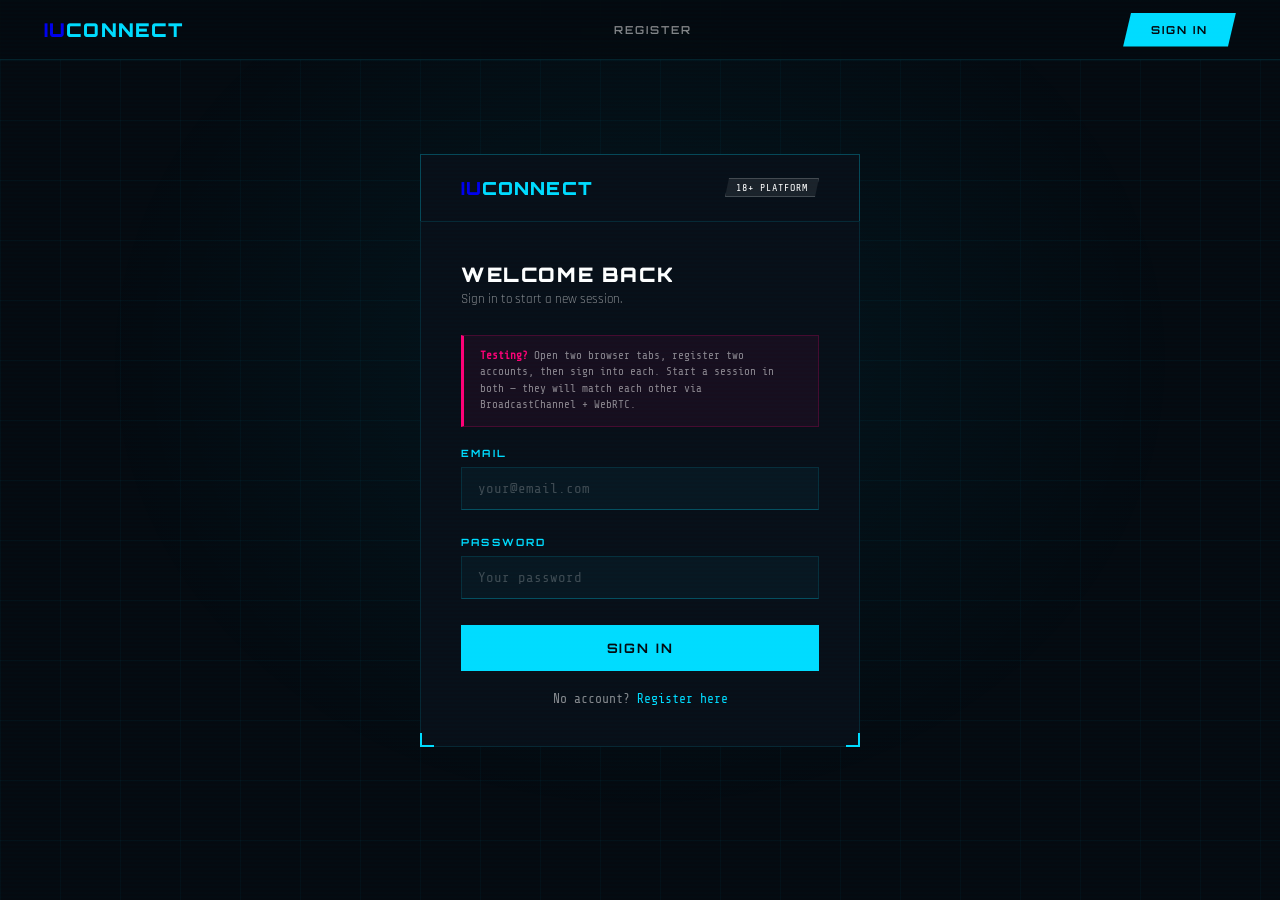
<file: pages/login.html>
<!DOCTYPE html>
<html lang="en">
<head>
  <meta charset="UTF-8"/>
  <meta name="viewport" content="width=device-width, initial-scale=1.0"/>
  <title>IU — Sign In</title>
  <link rel="preconnect" href="https://fonts.googleapis.com"/>
  <link rel="preconnect" href="https://fonts.gstatic.com" crossorigin/>
  <link href="https://fonts.googleapis.com/css2?family=Rajdhani:wght@400;500;600;700&family=Orbitron:wght@400;500;600;700;800;900&family=Share+Tech+Mono&display=swap" rel="stylesheet"/>
  <link rel="stylesheet" href="../css/global.css"/>
  <style>
    .auth-page { min-height:100vh;display:flex;align-items:center;justify-content:center;padding:80px 20px;position:relative; }
    .auth-page::before { content:'';position:absolute;inset:0;background:radial-gradient(ellipse at 50% 40%,rgba(0,220,255,0.06) 0%,transparent 60%);pointer-events:none; }
    .auth-card { width:100%;max-width:440px;position:relative;z-index:1;animation:fadeUp 0.5s ease forwards; }
    .auth-head { background:var(--bg2);border:1px solid var(--border2);border-bottom:none;padding:22px 40px;display:flex;align-items:center;justify-content:space-between; }
    .auth-logo { font-family:var(--font-hd);font-size:18px;font-weight:900;letter-spacing:0.06em;text-decoration:none; }
    .auth-logo .c { color:var(--cyan); }
    .auth-body { background:var(--bg2);border:1px solid var(--border);padding:40px;position:relative; }
    .auth-body::before,.auth-body::after { content:'';position:absolute;width:14px;height:14px;border-color:var(--cyan);border-style:solid; }
    .auth-body::before { bottom:-1px;left:-1px;border-width:0 0 2px 2px; }
    .auth-body::after  { bottom:-1px;right:-1px;border-width:0 2px 2px 0; }
    .auth-title { font-family:var(--font-hd);font-size:20px;font-weight:900;letter-spacing:0.08em;text-transform:uppercase;margin-bottom:4px; }
    .auth-sub { font-size:13px;color:var(--muted);margin-bottom:28px; }
    .auth-form { display:flex;flex-direction:column;gap:18px; }
    .submit-btn { width:100%;padding:15px;font-size:13px;position:relative;clip-path:none; }
    .submit-btn .txt { transition:opacity 0.2s; }
    .submit-btn .spin { position:absolute;top:50%;left:50%;transform:translate(-50%,-50%);display:none; }
    .submit-btn.loading .txt { opacity:0; }
    .submit-btn.loading .spin { display:block; }
    .auth-foot { text-align:center;margin-top:20px;font-size:13px;color:var(--muted);font-family:var(--font-mono); }
    .auth-foot a { color:var(--cyan);text-decoration:none; }
    .auth-foot a:hover { text-shadow:0 0 8px var(--cyan); }

    /* Demo hint */
    .demo-hint {
      background:rgba(255,0,119,0.06);border:1px solid rgba(255,0,119,0.2);border-left:3px solid var(--magenta);
      padding:12px 16px;font-family:var(--font-mono);font-size:11px;color:var(--muted);line-height:1.5;margin-bottom:20px;
    }
    .demo-hint strong { color:var(--magenta); }
  </style>
</head>
<body>
  <div class="grid-bg"></div>
  <nav class="nav">
    <a href="../index.html" class="nav-logo">IU<span class="c">CONNECT</span></a>
    <div class="nav-links"><a href="register.html" class="nav-link">Register</a></div>
    <a href="login.html" class="nav-cta">Sign In</a>
  </nav>
  <div class="auth-page">
    <div class="auth-card">
      <div class="auth-head">
        <a href="../index.html" class="auth-logo">IU<span class="c">CONNECT</span></a>
        <span class="badge badge-white">18+ Platform</span>
      </div>
      <div class="auth-body">
        <h1 class="auth-title">Welcome Back</h1>
        <p class="auth-sub">Sign in to start a new session.</p>

        <div class="demo-hint">
          <strong>Testing?</strong> Open two browser tabs, register two accounts, then sign into each. Start a session in both — they will match each other via BroadcastChannel + WebRTC.
        </div>

        <form class="auth-form" id="form">
          <div class="form-group">
            <label class="form-label">Email</label>
            <input class="form-input" type="email" id="email" placeholder="your@email.com" required autocomplete="email"/>
            <span class="form-error" id="emailErr"></span>
          </div>
          <div class="form-group">
            <label class="form-label">Password</label>
            <input class="form-input" type="password" id="pw" placeholder="Your password" required autocomplete="current-password"/>
            <span class="form-error" id="pwErr"></span>
          </div>
          <button type="submit" class="btn-cyan submit-btn" id="btn">
            <span class="txt">Sign In</span>
            <span class="spin"><span class="spinner"></span></span>
          </button>
        </form>
        <p class="auth-foot">No account? <a href="register.html">Register here</a></p>
      </div>
    </div>
  </div>
  <div class="toast-container"></div>
  <script src="../js/iu.js"></script>
  <script>
    if (IU.getCurrentUser()) window.location.href = 'queue.html';
    const btn = document.getElementById('btn');
    document.getElementById('form').addEventListener('submit', e => {
      e.preventDefault();
      document.getElementById('emailErr').textContent = '';
      const email = document.getElementById('email').value.trim();
      const pw = document.getElementById('pw').value;
      btn.classList.add('loading'); btn.disabled = true;
      try {
        IU.login({ email, password: pw });
        IU.showToast('Signed in. Finding your match...', 'success');
        setTimeout(() => window.location.href = 'queue.html', 800);
      } catch(err) {
        const m = err.message || '';
        if (m.includes('suspend')) IU.showToast(m, 'error');
        else { document.getElementById('emailErr').textContent = m || 'Invalid credentials.'; document.getElementById('email').classList.add('error'); }
        btn.classList.remove('loading'); btn.disabled = false;
      }
    });
  </script>
</body>
</html>
</file>
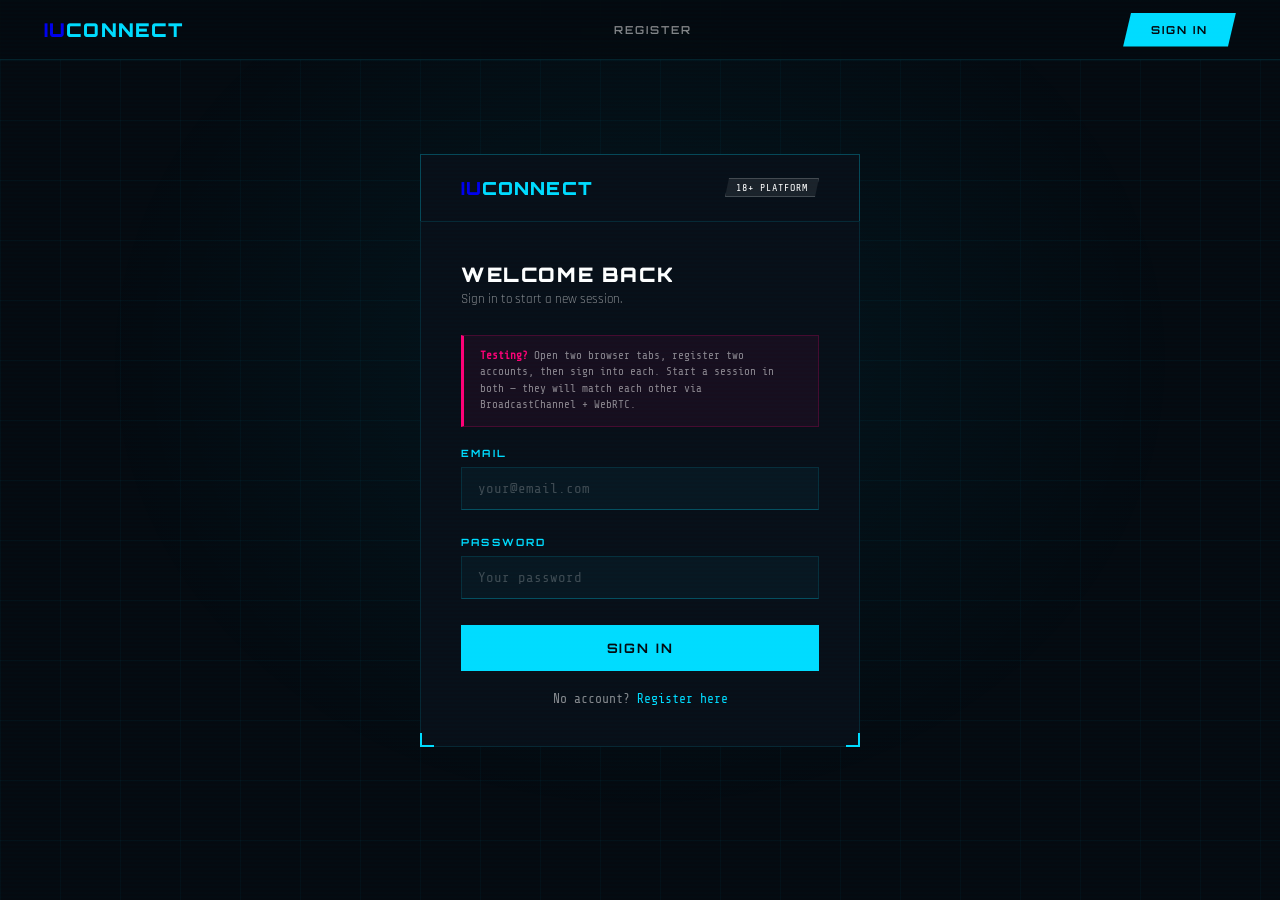
<file: pages/queue.html>
<!DOCTYPE html>
<html lang="en">
<head>
  <meta charset="UTF-8"/>
  <meta name="viewport" content="width=device-width, initial-scale=1.0"/>
  <title>IU — Matchmaking</title>
  <link rel="preconnect" href="https://fonts.googleapis.com"/>
  <link rel="preconnect" href="https://fonts.gstatic.com" crossorigin/>
  <link href="https://fonts.googleapis.com/css2?family=Rajdhani:wght@400;500;600;700&family=Orbitron:wght@400;500;600;700;800;900&family=Share+Tech+Mono&display=swap" rel="stylesheet"/>
  <link rel="stylesheet" href="../css/global.css"/>
  <style>
    .queue-page {
      min-height:100vh; display:flex; flex-direction:column;
      align-items:center; justify-content:center; gap:44px;
      padding:80px 20px; position:relative; z-index:1;
    }

    /* RADAR */
    .radar {
      position:relative; width:200px; height:200px; flex-shrink:0;
    }
    .r-ring {
      position:absolute; border:1px solid; border-radius:50%;
      border-color: var(--border2);
    }
    .r-ring:nth-child(1) { inset:0; }
    .r-ring:nth-child(2) { inset:26px; border-color:var(--border); }
    .r-ring:nth-child(3) { inset:52px; border-color:var(--cyan); border-width:2px; }
    .r-cross-h,.r-cross-v { position:absolute; background:rgba(0,220,255,0.15); }
    .r-cross-h { top:50%;left:0;right:0;height:1px;transform:translateY(-50%); }
    .r-cross-v { left:50%;top:0;bottom:0;width:1px;transform:translateX(-50%); }
    .r-sweep {
      position:absolute; inset:0; border-radius:50%;
      background:conic-gradient(from 0deg,transparent 65%,rgba(0,220,255,0.45) 85%,rgba(0,220,255,0.12) 100%);
      display:none;
    }
    .r-sweep.active { display:block; animation:sweep 2.2s linear infinite; }
    @keyframes sweep { to{transform:rotate(360deg)} }
    .r-center {
      position:absolute; top:50%; left:50%; transform:translate(-50%,-50%);
      width:10px; height:10px; background:var(--cyan); border-radius:50%;
      box-shadow:0 0 14px var(--cyan),0 0 30px rgba(0,220,255,0.4);
    }
    .r-blip {
      position:absolute; width:7px; height:7px; border-radius:50%;
      background:var(--magenta); box-shadow:0 0 8px var(--magenta);
      opacity:0; animation:blip 2.4s ease-in-out infinite;
    }
    @keyframes blip { 0%,100%{opacity:0} 50%{opacity:1} }

    .queue-title {
      font-family:var(--font-hd); font-size:26px; font-weight:900;
      letter-spacing:0.08em; text-transform:uppercase;
      color:var(--white); text-align:center;
    }
    .queue-sub { font-family:var(--font-mono); font-size:13px; color:var(--muted); text-align:center; letter-spacing:0.04em; max-width:400px; line-height:1.6; }

    .queue-status {
      display:none; align-items:center; gap:10px;
      font-family:var(--font-mono); font-size:12px; color:var(--cyan);
      letter-spacing:0.1em; text-transform:uppercase;
    }
    .queue-status.visible { display:flex; }
    .q-dot { width:8px;height:8px;border-radius:50%;background:var(--cyan);box-shadow:0 0 8px var(--cyan);animation:pulse 1.5s ease-in-out infinite; }
    @keyframes pulse { 0%,100%{opacity:1;transform:scale(1)} 50%{opacity:0.4;transform:scale(0.7)} }

    .q-actions { display:flex; gap:16px; }

    .rules-panel {
      width:100%; max-width:520px;
      background:var(--bg2); border:1px solid var(--border); position:relative;
    }
    .rules-panel::before { content:'';position:absolute;top:-1px;left:-1px;width:14px;height:14px;border-top:2px solid var(--cyan);border-left:2px solid var(--cyan); }
    .rules-panel::after  { content:'';position:absolute;bottom:-1px;right:-1px;width:14px;height:14px;border-bottom:2px solid var(--cyan);border-right:2px solid var(--cyan); }
    .rules-head { padding:14px 22px;border-bottom:1px solid var(--border);font-family:var(--font-hd);font-size:10px;font-weight:700;letter-spacing:0.22em;text-transform:uppercase;color:var(--cyan); }
    .rules-row { display:flex;align-items:flex-start;gap:14px;padding:14px 22px;border-bottom:1px solid var(--border);font-size:13px;color:var(--muted);line-height:1.5; }
    .rules-row:last-child { border-bottom:none; }
    .rules-num { font-family:var(--font-mono);font-size:10px;color:var(--cyan);flex-shrink:0;padding-top:2px; }
  </style>
</head>
<body>
  <div class="grid-bg"></div>

  <nav class="nav">
    <a href="../index.html" class="nav-logo">IU<span class="c">CONNECT</span></a>
    <div class="nav-links">
      <span id="greeting" style="font-family:var(--font-mono);font-size:11px;color:var(--muted);letter-spacing:0.06em;"></span>
    </div>
    <button class="nav-cta" onclick="IU.logout()">Exit</button>
  </nav>

  <div class="queue-page">
    <div class="radar" id="radar">
      <div class="r-ring"></div>
      <div class="r-ring"></div>
      <div class="r-ring"></div>
      <div class="r-cross-h"></div>
      <div class="r-cross-v"></div>
      <div class="r-sweep" id="sweep"></div>
      <div class="r-center"></div>
      <div class="r-blip" id="b1" style="top:28%;left:64%;animation-delay:0s;"></div>
      <div class="r-blip" id="b2" style="top:60%;left:22%;animation-delay:0.9s;"></div>
      <div class="r-blip" id="b3" style="top:38%;left:44%;animation-delay:1.6s;display:none;"></div>
    </div>

    <h1 class="queue-title" id="qTitle">Ready to Connect?</h1>
    <p class="queue-sub" id="qSub">Open two browser tabs and sign into two accounts — they will match each other automatically.</p>

    <div class="queue-status" id="qStatus">
      <div class="q-dot"></div>
      <span id="qStatusTxt">Searching...</span>
    </div>

    <div class="q-actions" id="qActions">
      <button class="btn-cyan" id="findBtn" onclick="joinQueue()">Find Someone</button>
    </div>

    <div class="rules-panel">
      <div class="rules-head">Session Rules</div>
      <div class="rules-row"><span class="rules-num">01</span><span>You start in <strong style="color:var(--white);">audio-only mode</strong> — voice and text chat. No cameras, no judgement.</span></div>
      <div class="rules-row"><span class="rules-num">02</span><span>After <strong style="color:var(--white);">15 minutes</strong>, both vote. Mutual accept = cameras on. One decline = session ends.</span></div>
      <div class="rules-row"><span class="rules-num">03</span><span>You can <strong style="color:var(--magenta);">report, mute, or exit</strong> at any moment. Your safety always comes first.</span></div>
    </div>
  </div>

  <div class="toast-container"></div>

  <script src="../js/iu.js"></script>
  <script>
    const user = IU.requireAuth('login.html');
    if (!user) throw new Error('Not logged in');

    document.getElementById('greeting').textContent = user.name || user.email;

    let myPeerId = IU.uid();
    let searching = false;
    let searchInterval = null;
    let elapsed = 0;

    function joinQueue() {
      if (searching) return;
      searching = true;
      document.getElementById('sweep').classList.add('active');
      document.getElementById('b3').style.display = 'block';
      document.getElementById('qTitle').textContent = 'Scanning for a Match';
      document.getElementById('qStatus').classList.add('visible');
      document.getElementById('findBtn').style.display = 'none';

      // Add cancel btn
      const cancel = document.createElement('button');
      cancel.className = 'btn-outline'; cancel.textContent = 'Cancel';
      cancel.onclick = cancelQueue;
      document.getElementById('qActions').appendChild(cancel);

      // Enter queue
      IU.joinQueue(myPeerId);

      // Listen for match offer from another tab
      IU.onChannel('match_offer', ({ to, from, roomId }) => {
        if (to !== myPeerId) return;
        // We are the receiver — accept
        IU.leaveQueue(myPeerId);
        IU.sendChannel('match_accept', { to: from, from: myPeerId, roomId });
        clearInterval(searchInterval);
        onMatched({ roomId, isInitiator: false, partnerId: from });
      });

      // Poll for available partner
      searchInterval = setInterval(() => {
        elapsed++;
        document.getElementById('qStatusTxt').textContent = `Scanning... ${elapsed}s`;
        attemptMatch();
      }, 2000);
      attemptMatch();
    }

    function attemptMatch() {
      if (!searching) return;
      const partner = IU.findMatch(myPeerId);
      if (!partner) return;

      // Send offer to partner
      const roomId = 'room_' + IU.uid();
      IU.sendChannel('match_offer', { to: partner.id, from: myPeerId, roomId });

      // Wait for accept (100ms poll x 10)
      let tries = 0;
      const wait = setInterval(() => {
        tries++;
        if (tries > 10) { clearInterval(wait); return; }
      }, 200);

      IU.onChannel('match_accept', ({ to, from, roomId: r }) => {
        if (to !== myPeerId) return;
        clearInterval(wait);
        clearInterval(searchInterval);
        IU.leaveQueue(myPeerId);
        onMatched({ roomId: r, isInitiator: true, partnerId: from });
      });
    }

    function onMatched({ roomId, isInitiator, partnerId }) {
      searching = false;
      document.getElementById('qTitle').textContent = 'Match Found';
      document.getElementById('qStatusTxt').textContent = 'Connecting...';
      IU.showToast('Match found! Starting session.', 'success');

      sessionStorage.setItem('iu_active_session', JSON.stringify({
        roomId, isInitiator, myPeerId, partnerId
      }));

      setTimeout(() => window.location.href = 'call.html', 700);
    }

    function cancelQueue() {
      searching = false;
      clearInterval(searchInterval);
      IU.leaveQueue(myPeerId);
      document.getElementById('sweep').classList.remove('active');
      document.getElementById('b3').style.display = 'none';
      document.getElementById('qTitle').textContent = 'Ready to Connect?';
      document.getElementById('qStatus').classList.remove('visible');
      document.getElementById('findBtn').style.display = '';
      document.querySelector('#qActions .btn-outline')?.remove();
      IU.showToast('Left the queue.', 'info');
    }

    // Cleanup on exit
    window.addEventListener('beforeunload', () => IU.leaveQueue(myPeerId));
  </script>
</body>
</html>
</file>
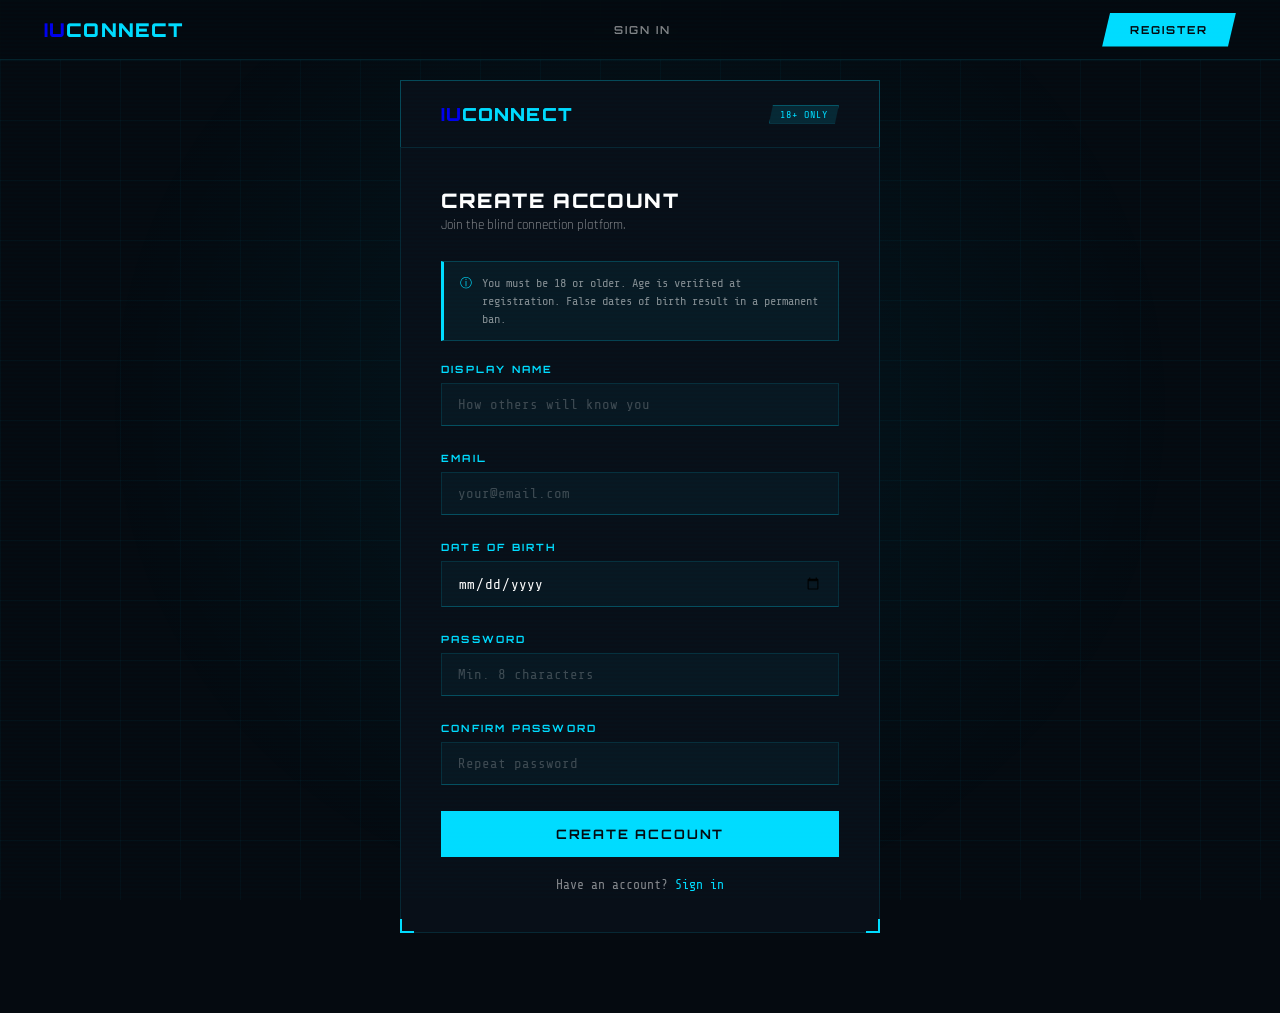
<file: pages/register.html>
<!DOCTYPE html>
<html lang="en">
<head>
  <meta charset="UTF-8"/>
  <meta name="viewport" content="width=device-width, initial-scale=1.0"/>
  <title>IU — Register</title>
  <link rel="preconnect" href="https://fonts.googleapis.com"/>
  <link rel="preconnect" href="https://fonts.gstatic.com" crossorigin/>
  <link href="https://fonts.googleapis.com/css2?family=Rajdhani:wght@400;500;600;700&family=Orbitron:wght@400;500;600;700;800;900&family=Share+Tech+Mono&display=swap" rel="stylesheet"/>
  <link rel="stylesheet" href="../css/global.css"/>
  <style>
    .auth-page {
      min-height:100vh; display:flex; align-items:center; justify-content:center;
      padding:80px 20px; position:relative;
    }
    .auth-page::before {
      content:''; position:absolute; inset:0;
      background:radial-gradient(ellipse at 50% 40%,rgba(0,220,255,0.06) 0%,transparent 60%);
      pointer-events:none;
    }
    .auth-card { width:100%; max-width:480px; position:relative; z-index:1; animation:fadeUp 0.5s ease forwards; }
    .auth-head {
      background:var(--bg2); border:1px solid var(--border2); border-bottom:none;
      padding:22px 40px; display:flex; align-items:center; justify-content:space-between;
    }
    .auth-logo { font-family:var(--font-hd); font-size:18px; font-weight:900; letter-spacing:0.06em; text-decoration:none; }
    .auth-logo .c { color:var(--cyan); }
    .auth-body {
      background:var(--bg2); border:1px solid var(--border); padding:40px; position:relative;
    }
    .auth-body::before,.auth-body::after {
      content:''; position:absolute; width:14px; height:14px; border-color:var(--cyan); border-style:solid;
    }
    .auth-body::before { bottom:-1px;left:-1px;border-width:0 0 2px 2px; }
    .auth-body::after  { bottom:-1px;right:-1px;border-width:0 2px 2px 0; }
    .auth-title { font-family:var(--font-hd); font-size:20px; font-weight:900; letter-spacing:0.08em; text-transform:uppercase; margin-bottom:4px; }
    .auth-sub { font-size:13px; color:var(--muted); margin-bottom:28px; }
    .auth-form { display:flex; flex-direction:column; gap:18px; }
    .age-notice {
      background:rgba(0,220,255,0.05); border:1px solid rgba(0,220,255,0.2);
      border-left:3px solid var(--cyan); padding:12px 16px;
      font-family:var(--font-mono); font-size:12px; color:var(--muted); line-height:1.5;
      display:flex; gap:10px; align-items:flex-start;
    }
    .age-notice .ico { color:var(--cyan); flex-shrink:0; }
    .submit-btn { width:100%; padding:15px; font-size:13px; position:relative; clip-path:none; }
    .submit-btn .txt { transition:opacity 0.2s; }
    .submit-btn .spin { position:absolute;top:50%;left:50%;transform:translate(-50%,-50%);display:none; }
    .submit-btn.loading .txt { opacity:0; }
    .submit-btn.loading .spin { display:block; }
    .auth-foot { text-align:center; margin-top:20px; font-size:13px; color:var(--muted); font-family:var(--font-mono); }
    .auth-foot a { color:var(--cyan); text-decoration:none; }
    .auth-foot a:hover { text-shadow:0 0 8px var(--cyan); }
  </style>
</head>
<body>
  <div class="grid-bg"></div>

  <nav class="nav">
    <a href="../index.html" class="nav-logo">IU<span class="c">CONNECT</span></a>
    <div class="nav-links"><a href="login.html" class="nav-link">Sign In</a></div>
    <a href="register.html" class="nav-cta">Register</a>
  </nav>

  <div class="auth-page">
    <div class="auth-card">
      <div class="auth-head">
        <a href="../index.html" class="auth-logo">IU<span class="c">CONNECT</span></a>
        <span class="badge badge-cyan">18+ Only</span>
      </div>
      <div class="auth-body">
        <h1 class="auth-title">Create Account</h1>
        <p class="auth-sub">Join the blind connection platform.</p>

        <div class="age-notice">
          <span class="ico">&#9432;</span>
          <span>You must be 18 or older. Age is verified at registration. False dates of birth result in a permanent ban.</span>
        </div>

        <form class="auth-form" id="form" style="margin-top:22px;">
          <div class="form-group">
            <label class="form-label">Display Name</label>
            <input class="form-input" type="text" id="name" placeholder="How others will know you" required/>
            <span class="form-error" id="nameErr"></span>
          </div>
          <div class="form-group">
            <label class="form-label">Email</label>
            <input class="form-input" type="email" id="email" placeholder="your@email.com" required/>
            <span class="form-error" id="emailErr"></span>
          </div>
          <div class="form-group">
            <label class="form-label">Date of Birth</label>
            <input class="form-input" type="date" id="dob" required/>
            <span class="form-error" id="dobErr"></span>
          </div>
          <div class="form-group">
            <label class="form-label">Password</label>
            <input class="form-input" type="password" id="pw" placeholder="Min. 8 characters" required minlength="8"/>
            <span class="form-error" id="pwErr"></span>
          </div>
          <div class="form-group">
            <label class="form-label">Confirm Password</label>
            <input class="form-input" type="password" id="pw2" placeholder="Repeat password" required/>
            <span class="form-error" id="pw2Err"></span>
          </div>
          <button type="submit" class="btn-cyan submit-btn" id="btn">
            <span class="txt">Create Account</span>
            <span class="spin"><span class="spinner"></span></span>
          </button>
        </form>
        <p class="auth-foot">Have an account? <a href="login.html">Sign in</a></p>
      </div>
    </div>
  </div>

  <div class="toast-container"></div>
  <script src="../js/iu.js"></script>
  <script>
    if (IU.getCurrentUser()) window.location.href = 'queue.html';

    // Max DOB = 18 years ago
    const dobEl = document.getElementById('dob');
    const maxD = new Date(); maxD.setFullYear(maxD.getFullYear() - 18);
    dobEl.max = maxD.toISOString().split('T')[0];

    const btn = document.getElementById('btn');
    const setErr = (f, m) => {
      document.getElementById(f + 'Err').textContent = m;
      document.getElementById(f).classList.toggle('error', !!m);
    };

    document.getElementById('form').addEventListener('submit', e => {
      e.preventDefault();
      ['name','email','dob','pw','pw2'].forEach(f => setErr(f,''));

      const name = document.getElementById('name').value.trim();
      const email = document.getElementById('email').value.trim();
      const dob = document.getElementById('dob').value;
      const pw = document.getElementById('pw').value;
      const pw2 = document.getElementById('pw2').value;

      let ok = true;
      if (!name)          { setErr('name','Name is required.'); ok=false; }
      if (!email)         { setErr('email','Email is required.'); ok=false; }
      if (!dob)           { setErr('dob','Date of birth is required.'); ok=false; }
      if (pw.length < 8)  { setErr('pw','Min. 8 characters.'); ok=false; }
      if (pw !== pw2)     { setErr('pw2','Passwords do not match.'); ok=false; }
      if (!ok) return;

      btn.classList.add('loading'); btn.disabled = true;
      try {
        IU.register({ name, email, password: pw, dateOfBirth: dob });
        IU.showToast('Account created. Welcome to IU!', 'success');
        setTimeout(() => window.location.href = 'queue.html', 900);
      } catch(err) {
        const m = err.message || 'Registration failed.';
        if (m.includes('18') || m.includes('age')) setErr('dob', m);
        else if (m.includes('Email')) setErr('email', m);
        else IU.showToast(m, 'error');
        btn.classList.remove('loading'); btn.disabled = false;
      }
    });
  </script>
</body>
</html>
</file>
<file: css/global.css>
@import url('https://fonts.googleapis.com/css2?family=Rajdhani:wght@400;500;600;700&family=Orbitron:wght@400;500;600;700;800;900&family=Share+Tech+Mono&display=swap');

*, *::before, *::after { box-sizing: border-box; margin: 0; padding: 0; }

:root {
  --bg:       #050a10;
  --bg2:      #080f18;
  --bg3:      #0c1620;
  --panel:    rgba(0,220,255,0.04);
  --cyan:     #00dcff;
  --cyan2:    #00aacc;
  --magenta:  #ff0077;
  --magenta2: #cc0055;
  --warn:     #ff9500;
  --success:  #00ff99;
  --white:    #ffffff;
  --muted:    rgba(255,255,255,0.5);
  --muted2:   rgba(255,255,255,0.22);
  --border:   rgba(0,220,255,0.12);
  --border2:  rgba(0,220,255,0.28);
  --glow-c:   0 0 20px rgba(0,220,255,0.45), 0 0 60px rgba(0,220,255,0.12);
  --glow-m:   0 0 20px rgba(255,0,119,0.5),  0 0 60px rgba(255,0,119,0.15);
  --font-hd:  'Orbitron', sans-serif;
  --font-ui:  'Rajdhani', sans-serif;
  --font-mono:'Share Tech Mono', monospace;
}

html { font-size:16px; -webkit-font-smoothing:antialiased; scroll-behavior:smooth; }

body {
  background: var(--bg);
  color: var(--white);
  font-family: var(--font-ui);
  min-height: 100vh;
  overflow-x: hidden;
}

/* SCANLINES */
body::before {
  content:'';
  position:fixed; inset:0;
  background: repeating-linear-gradient(
    0deg, transparent, transparent 2px,
    rgba(0,220,255,0.012) 2px, rgba(0,220,255,0.012) 4px
  );
  pointer-events:none; z-index:9999;
}

/* GRID BG */
.grid-bg {
  position:fixed; inset:0;
  background-image:
    linear-gradient(rgba(0,220,255,0.035) 1px, transparent 1px),
    linear-gradient(90deg, rgba(0,220,255,0.035) 1px, transparent 1px);
  background-size:60px 60px;
  pointer-events:none; z-index:0;
}

/* ── NAV ──────────────────────────────────────────────── */
.nav {
  position:fixed; top:0; left:0; right:0; z-index:100;
  display:flex; align-items:center; justify-content:space-between;
  padding:0 44px; height:60px;
  border-bottom:1px solid var(--border);
  background:rgba(5,10,16,0.92);
  backdrop-filter:blur(14px);
}
.nav-logo {
  font-family:var(--font-hd); font-size:19px; font-weight:900;
  letter-spacing:0.06em; text-decoration:none;
}
.nav-logo .c { color:var(--cyan); }
.nav-links { display:flex; align-items:center; gap:36px; }
.nav-link {
  font-family:var(--font-hd); font-size:11px; font-weight:600;
  letter-spacing:0.18em; text-transform:uppercase;
  color:var(--muted); text-decoration:none;
  position:relative; transition:color 0.2s;
}
.nav-link::after {
  content:''; position:absolute; bottom:-4px; left:0; right:0;
  height:1px; background:var(--cyan);
  transform:scaleX(0); transition:transform 0.2s;
}
.nav-link:hover { color:var(--cyan); }
.nav-link:hover::after { transform:scaleX(1); }
.nav-cta {
  font-family:var(--font-hd); font-size:11px; font-weight:700;
  letter-spacing:0.18em; text-transform:uppercase;
  color:var(--bg); background:var(--cyan); border:none;
  padding:10px 28px; cursor:pointer; text-decoration:none;
  clip-path:polygon(8px 0%,100% 0%,calc(100% - 8px) 100%,0% 100%);
  transition:background 0.2s,box-shadow 0.2s;
  display:inline-flex; align-items:center;
}
.nav-cta:hover { background:#fff; box-shadow:var(--glow-c); }

/* ── TICKER ───────────────────────────────────────────── */
.ticker-wrap {
  position:relative; z-index:10;
  background:rgba(0,220,255,0.06);
  border-bottom:1px solid var(--border);
  overflow:hidden; height:34px;
  display:flex; align-items:center;
}
.ticker-inner {
  display:flex; align-items:center;
  animation:ticker 36s linear infinite;
  white-space:nowrap;
}
@keyframes ticker { 0%{transform:translateX(0)} 100%{transform:translateX(-50%)} }
.ticker-item {
  display:inline-flex; align-items:center; gap:8px;
  padding:0 44px;
  font-family:var(--font-mono); font-size:11px;
  color:var(--muted); letter-spacing:0.05em;
}
.ticker-item .tag { font-weight:700; color:var(--cyan); letter-spacing:0.1em; }
.ticker-item .tag.hot { color:var(--magenta); }
.ticker-dot { width:4px;height:4px;border-radius:50%;background:var(--cyan);flex-shrink:0; }

/* ── BUTTONS ──────────────────────────────────────────── */
.btn-cyan {
  display:inline-flex; align-items:center; justify-content:center;
  font-family:var(--font-hd); font-size:12px; font-weight:700;
  letter-spacing:0.14em; text-transform:uppercase;
  color:var(--bg); background:var(--cyan); border:none;
  padding:14px 36px; cursor:pointer; text-decoration:none;
  clip-path:polygon(10px 0%,100% 0%,calc(100% - 10px) 100%,0% 100%);
  transition:background 0.2s,box-shadow 0.2s,transform 0.15s;
  position:relative;
}
.btn-cyan:hover { background:#fff; box-shadow:var(--glow-c); transform:translateY(-2px); }
.btn-cyan:active { transform:translateY(0); }

.btn-outline {
  display:inline-flex; align-items:center; justify-content:center;
  font-family:var(--font-hd); font-size:12px; font-weight:700;
  letter-spacing:0.14em; text-transform:uppercase;
  color:var(--magenta); background:transparent; border:1px solid var(--magenta);
  padding:13px 36px; cursor:pointer; text-decoration:none;
  clip-path:polygon(10px 0%,100% 0%,calc(100% - 10px) 100%,0% 100%);
  transition:background 0.2s,box-shadow 0.2s,color 0.2s,transform 0.15s;
}
.btn-outline:hover { background:var(--magenta); color:#fff; box-shadow:var(--glow-m); transform:translateY(-2px); }

.btn-ghost {
  display:inline-flex; align-items:center; justify-content:center;
  font-family:var(--font-hd); font-size:11px; font-weight:600;
  letter-spacing:0.12em; text-transform:uppercase;
  color:var(--cyan); background:transparent; border:1px solid var(--border2);
  padding:9px 20px; cursor:pointer; text-decoration:none;
  clip-path:polygon(6px 0%,100% 0%,calc(100% - 6px) 100%,0% 100%);
  transition:border-color 0.2s,box-shadow 0.2s,color 0.2s;
}
.btn-ghost:hover { border-color:var(--cyan); box-shadow:var(--glow-c); color:#fff; }

/* ── FORMS ────────────────────────────────────────────── */
.form-group { display:flex; flex-direction:column; gap:8px; }
.form-label {
  font-family:var(--font-hd); font-size:10px; font-weight:700;
  letter-spacing:0.22em; text-transform:uppercase; color:var(--cyan);
}
.form-input {
  background:rgba(0,220,255,0.04);
  border:1px solid var(--border); border-bottom:1px solid var(--border2);
  padding:13px 16px; color:var(--white);
  font-family:var(--font-mono); font-size:14px;
  outline:none; width:100%;
  transition:border-color 0.2s,box-shadow 0.2s;
}
.form-input::placeholder { color:var(--muted2); }
.form-input:focus { border-color:var(--cyan); box-shadow:0 0 0 1px var(--cyan),inset 0 0 20px rgba(0,220,255,0.04); }
.form-input.error { border-color:var(--magenta); }
.form-error { font-family:var(--font-mono); font-size:11px; color:var(--magenta); }

/* ── TOAST ────────────────────────────────────────────── */
.toast-container {
  position:fixed; top:76px; right:20px;
  z-index:9998; display:flex; flex-direction:column; gap:8px;
}
.toast {
  background:var(--bg2); border:1px solid var(--border2);
  padding:12px 20px; font-family:var(--font-mono); font-size:12px;
  letter-spacing:0.04em; max-width:340px;
  animation:toastIn 0.3s ease forwards;
  clip-path:polygon(8px 0%,100% 0%,calc(100% - 8px) 100%,0% 100%);
}
.toast.success { border-color:var(--cyan); color:var(--cyan); }
.toast.error   { border-color:var(--magenta); color:var(--magenta); }
.toast.warn    { border-color:var(--warn); color:var(--warn); }
.toast.info    { color:var(--white); }
@keyframes toastIn {
  from { opacity:0; transform:translateX(30px); }
  to   { opacity:1; transform:translateX(0); }
}

/* ── MODAL ────────────────────────────────────────────── */
.modal-overlay {
  position:fixed; inset:0;
  background:rgba(0,5,10,0.88);
  backdrop-filter:blur(8px);
  z-index:500; display:flex; align-items:center; justify-content:center;
  padding:20px; opacity:0; pointer-events:none; transition:opacity 0.2s;
}
.modal-overlay.open { opacity:1; pointer-events:all; }
.modal {
  background:var(--bg2); border:1px solid var(--border2);
  padding:40px; max-width:460px; width:100%; position:relative;
  transform:translateY(12px); transition:transform 0.25s;
}
.modal-overlay.open .modal { transform:translateY(0); }
.modal::before,.modal::after {
  content:''; position:absolute; width:16px; height:16px;
  border-color:var(--cyan); border-style:solid;
}
.modal::before { top:-1px;left:-1px;border-width:2px 0 0 2px; }
.modal::after  { bottom:-1px;right:-1px;border-width:0 2px 2px 0; }
.modal-title {
  font-family:var(--font-hd); font-size:18px; font-weight:900;
  letter-spacing:0.08em; text-transform:uppercase; color:var(--white); margin-bottom:8px;
}
.modal-sub { font-size:14px; color:var(--muted); margin-bottom:28px; line-height:1.6; }
.modal-actions { display:flex; gap:12px; margin-top:28px; }
.modal-actions>* { flex:1; }

/* ── BADGE ────────────────────────────────────────────── */
.badge {
  display:inline-flex; align-items:center;
  padding:3px 10px; font-family:var(--font-mono); font-size:10px;
  letter-spacing:0.1em; text-transform:uppercase;
  clip-path:polygon(4px 0%,100% 0%,calc(100% - 4px) 100%,0% 100%);
}
.badge-cyan    { background:rgba(0,220,255,0.12); color:var(--cyan);    border:1px solid rgba(0,220,255,0.25); }
.badge-magenta { background:rgba(255,0,119,0.12); color:var(--magenta); border:1px solid rgba(255,0,119,0.25); }
.badge-white   { background:rgba(255,255,255,0.08); color:var(--white); border:1px solid rgba(255,255,255,0.18); }
.badge-success { background:rgba(0,255,153,0.1); color:var(--success);  border:1px solid rgba(0,255,153,0.25); }

/* ── SPINNER ──────────────────────────────────────────── */
.spinner {
  width:18px; height:18px;
  border:2px solid rgba(0,220,255,0.2); border-top-color:var(--cyan);
  border-radius:50%; animation:spin 0.7s linear infinite; display:inline-block;
}
@keyframes spin { to{transform:rotate(360deg)} }

/* ── SECTION LABEL ────────────────────────────────────── */
.section-label {
  display:flex; align-items:center; gap:14px;
  font-family:var(--font-mono); font-size:11px; letter-spacing:0.22em;
  text-transform:uppercase; color:var(--cyan); margin-bottom:16px;
}
.section-label::before { content:''; display:block; width:32px; height:2px; background:var(--cyan); }

/* ── UTIL ─────────────────────────────────────────────── */
::-webkit-scrollbar { width:3px; }
::-webkit-scrollbar-track { background:transparent; }
::-webkit-scrollbar-thumb { background:var(--border2); }

@keyframes fadeUp {
  from { opacity:0; transform:translateY(24px); }
  to   { opacity:1; transform:translateY(0); }
}
@keyframes fadeIn { from{opacity:0} to{opacity:1} }
@keyframes glowPulse {
  0%,100% { text-shadow:0 0 10px var(--cyan),0 0 40px rgba(0,220,255,0.3); }
  50%      { text-shadow:0 0 24px var(--cyan),0 0 80px rgba(0,220,255,0.55); }
}
@keyframes glowPulseM {
  0%,100% { text-shadow:0 0 10px var(--magenta),0 0 40px rgba(255,0,119,0.3); }
  50%      { text-shadow:0 0 24px var(--magenta),0 0 80px rgba(255,0,119,0.55); }
}
</file>
